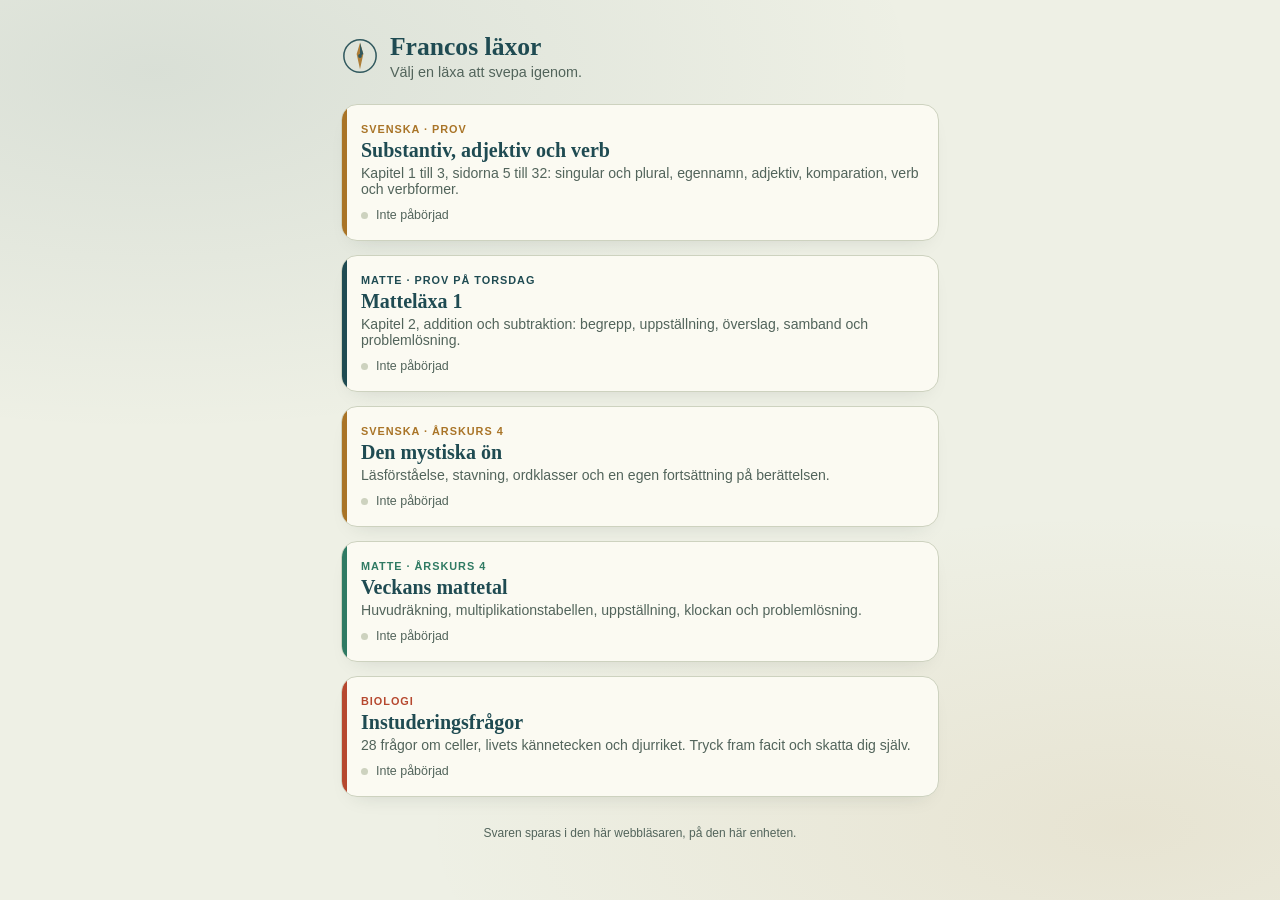
<file: index.html>
<!doctype html>
<html lang="sv">
<head>
<meta charset="utf-8" />
<title>Francos läxor</title>
<meta name="viewport" content="width=device-width, initial-scale=1, viewport-fit=cover" />
<meta name="color-scheme" content="light dark" />
<meta name="theme-color" content="#173a37" />
<meta name="mobile-web-app-capable" content="yes" />
<meta name="apple-mobile-web-app-capable" content="yes" />
<meta name="apple-mobile-web-app-status-bar-style" content="black-translucent" />
<meta name="apple-mobile-web-app-title" content="Läxor" />
<link rel="manifest" href="manifest.json" />
<link rel="icon" href="assets/icons/icon-192.png" />
<link rel="apple-touch-icon" href="assets/icons/apple-touch-icon.png" />
<link rel="stylesheet" href="assets/engine.css" />
</head>
<body>
<div class="landing">
  <div class="landing-header">
    <svg class="compass" viewBox="0 0 40 40" fill="none" xmlns="http://www.w3.org/2000/svg">
      <circle cx="20" cy="20" r="17" stroke="var(--navy)" stroke-width="1.6"/>
      <path d="M20 6 L23.5 18 L20 34 L16.5 18 Z" fill="var(--brass)"/>
      <path d="M20 6 L23.5 18 L20 20 Z" fill="var(--navy)"/>
      <circle cx="20" cy="20" r="2" fill="var(--navy)"/>
    </svg>
    <div>
      <h1 class="landing-title">Francos läxor</h1>
      <p class="landing-sub">Välj en läxa att svepa igenom.</p>
    </div>
  </div>

  <ul class="homework-list" id="homeworkList"></ul>
  <p class="landing-footer">Svaren sparas i den här webbläsaren, på den här enheten.</p>
</div>

<script>
(function () {
  "use strict";

  // Lägg till nya läxor här när de kommer – en rad per läxa.
  var HOMEWORK_LIST = [
    {
      storageKey: "franco-svenska-ordklasser-v1",
      href: "laxor/svenska-ordklasser.html",
      subject: "Svenska · Prov",
      title: "Substantiv, adjektiv och verb",
      desc: "Kapitel 1 till 3, sidorna 5 till 32: singular och plural, egennamn, adjektiv, komparation, verb och verbformer.",
      accent: "var(--brass)"
    },
    {
      storageKey: "franco-matte-laxa-1-v1",
      href: "laxor/matte-laxa-1.html",
      subject: "Matte · Prov på torsdag",
      title: "Matteläxa 1",
      desc: "Kapitel 2, addition och subtraktion: begrepp, uppställning, överslag, samband och problemlösning.",
      accent: "var(--navy)"
    },
    {
      storageKey: "franco-svenska-den-mystiska-on-v1",
      href: "laxor/den-mystiska-on.html",
      subject: "Svenska · Årskurs 4",
      title: "Den mystiska ön",
      desc: "Läsförståelse, stavning, ordklasser och en egen fortsättning på berättelsen.",
      accent: "var(--brass)"
    },
    {
      storageKey: "franco-matte-tal-1-v1",
      href: "laxor/matte-tal-1.html",
      subject: "Matte · Årskurs 4",
      title: "Veckans mattetal",
      desc: "Huvudräkning, multiplikationstabellen, uppställning, klockan och problemlösning.",
      accent: "var(--sea)"
    },
    {
      storageKey: "franco-biologi-instudering-1-v1",
      href: "laxor/biologi-instudering-1.html",
      subject: "Biologi",
      title: "Instuderingsfrågor",
      desc: "28 frågor om celler, livets kännetecken och djurriket. Tryck fram facit och skatta dig själv.",
      accent: "var(--coral)"
    }
  ];

  var REGISTRY_KEY = "francoLaxorRegistry";
  var registry = {};
  try { registry = JSON.parse(localStorage.getItem(REGISTRY_KEY) || "{}"); } catch (e) { /* ignore */ }

  function esc(s) {
    return String(s).replace(/[&<>"']/g, function (c) {
      return { "&": "&amp;", "<": "&lt;", ">": "&gt;", '"': "&quot;", "'": "&#39;" }[c];
    });
  }

  var listEl = document.getElementById("homeworkList");

  if (HOMEWORK_LIST.length === 0) {
    var empty = document.createElement("div");
    empty.className = "landing-empty";
    empty.textContent = "Inga läxor tillagda än.";
    listEl.replaceWith(empty);
    return;
  }

  HOMEWORK_LIST.forEach(function (hw) {
    var entry = registry[hw.storageKey];
    var statusClass = "tile-status";
    var statusText = "Inte påbörjad";
    var barPct = 0;

    if (entry) {
      barPct = Math.round((entry.current / entry.total) * 100);
      if (entry.done) {
        statusClass += " is-done";
        statusText = "Klar ✓";
      } else {
        statusClass += " is-started";
        statusText = "Fortsätt – fråga " + entry.current + " av " + entry.total;
      }
    }

    var li = document.createElement("li");
    li.innerHTML =
      '<a class="homework-tile" style="--tile-accent:' + hw.accent + '" href="' + esc(hw.href) + '">' +
      '<div class="tile-top"><span class="tile-subject">' + esc(hw.subject) + "</span></div>" +
      '<h2 class="tile-title">' + esc(hw.title) + "</h2>" +
      '<p class="tile-desc">' + esc(hw.desc) + "</p>" +
      '<div class="' + statusClass + '"><span class="dot"></span>' + esc(statusText) + "</div>" +
      (entry ? '<div class="tile-bar"><div class="tile-bar-fill" style="width:' + barPct + '%"></div></div>' : "") +
      "</a>";
    listEl.appendChild(li);
  });
})();
</script>
<script src="assets/register-sw.js"></script>
</body>
</html>
</file>
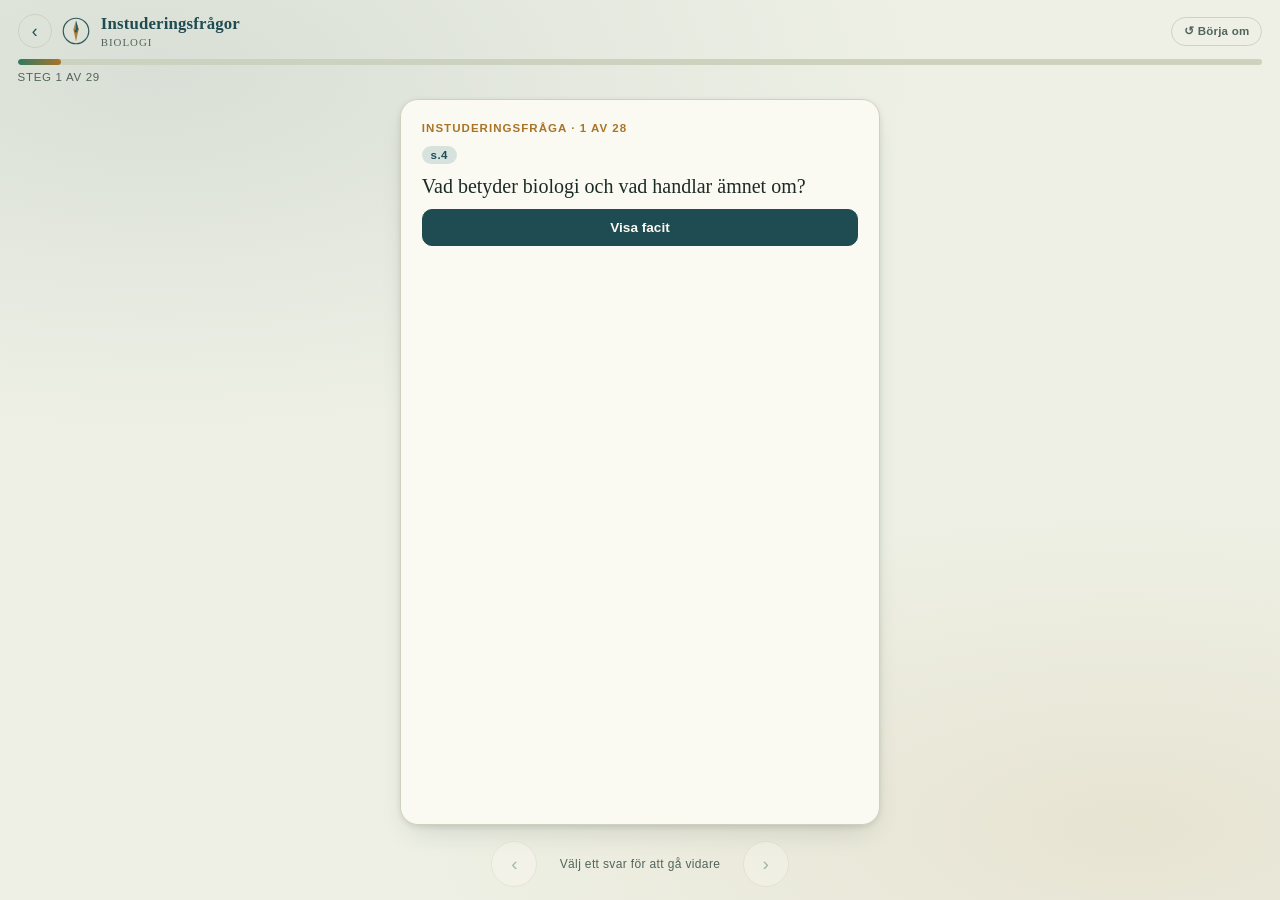
<file: laxor/biologi-instudering-1.html>
<!doctype html>
<html lang="sv">
<head>
<meta charset="utf-8" />
<title>Instuderingsfrågor – Biologi</title>
<meta name="viewport" content="width=device-width, initial-scale=1, viewport-fit=cover" />
<meta name="color-scheme" content="light dark" />
<meta name="theme-color" content="#173a37" />
<meta name="mobile-web-app-capable" content="yes" />
<meta name="apple-mobile-web-app-capable" content="yes" />
<meta name="apple-mobile-web-app-status-bar-style" content="black-translucent" />
<meta name="apple-mobile-web-app-title" content="Läxor" />
<link rel="manifest" href="../manifest.json" />
<link rel="icon" href="../assets/icons/icon-192.png" />
<link rel="apple-touch-icon" href="../assets/icons/apple-touch-icon.png" />
<link rel="stylesheet" href="../assets/engine.css" />
</head>
<body>
<div id="app"></div>
<script src="../assets/engine.js"></script>
<script src="../assets/register-sw.js"></script>
<script>
(function () {
  "use strict";

  // Korta svar skrivna utifrån allmän grundskolebiologi, inte hämtade ur
  // just den här läroboken. Stämmer med bokens sidnummer men kan skilja
  // sig lite i formulering, dubbelkolla gärna mot boken vid behov.
  var QUESTIONS = [
    { q: "Vad betyder biologi och vad handlar ämnet om?", page: "s.4", a: "Biologi kommer från grekiskans “bios” (liv) och “logos” (lära) – läran om livet. Ämnet handlar om levande organismer: hur de fungerar, är uppbyggda, lever tillsammans och utvecklas." },
    { q: "Vad är en organism?", page: "s.4", a: "En organism är en levande varelse, allt från encelliga bakterier till komplexa flercelliga djur och växter." },
    { q: "Vad är ämnesomsättning? Ge exempel.", page: "s.4", a: "Ämnesomsättning (metabolism) är alla kemiska processer som omvandlar näring till energi och byggmaterial i kroppen. Exempel: matsmältning och cellandning." },
    { q: "Vad betyder steril och varför kan något ändå vara levande?", page: "s.4", a: "Steril betyder oförmögen att fortplanta sig. Man räknas ändå som levande om man uppfyller de andra livskraven, t.ex. ämnesomsättning och tillväxt, även om just fortplantningen inte fungerar." },
    { q: "Vilka fyra krav måste uppfyllas för liv?", page: "s.4", a: "Ämnesomsättning, förmåga att växa/utvecklas, förmåga att reagera på omgivningen, och förmåga att fortplanta sig." },
    { q: "Varför är virus svåra att klassificera som levande?", page: "s.4", a: "Virus saknar egen ämnesomsättning och kan inte föröka sig själva – de måste ta sig in i en värdcell och utnyttja dess maskineri för att kunna föröka sig." },
    { q: "Vad är en cell och varför är den viktig?", page: "s.5", a: "En cell är den minsta levande byggstenen som alla organismer är uppbyggda av. Allt liv, från bakterier till människor, bygger på celler och deras funktioner." },
    { q: "Vad är en organell? Ge exempel.", page: "s.5", a: "En organell är en liten struktur inuti cellen med en specifik uppgift, ungefär som cellens “organ”. Exempel: cellkärna, mitokondrier, ribosomer." },
    { q: "Vad är skillnaden mellan cellmembran och cellvägg?", page: "s.5", a: "Cellmembranet omger alla celler och reglerar vad som kommer in och ut. Cellväggen är ett hårdare skal utanför cellmembranet som ger extra stöd, den finns hos växtceller men inte hos djurceller." },
    { q: "Vad gör ribosomer?", page: "s.5", a: "Ribosomer tillverkar proteiner i cellen genom att läsa av instruktioner från DNA." },
    { q: "Vad gör mitokondrier?", page: "s.5", a: "Mitokondrier är cellens “kraftverk”, där cellandningen sker och frigör energi ur näring så cellen kan använda den." },
    { q: "Vad är DNA och vad gör det?", page: "s.5", a: "DNA är cellens arvsmassa, en molekyl med alla instruktioner (gener) för hur organismen ska byggas upp och fungera. Den finns i cellkärnan och förs vidare till nya celler." },
    { q: "Nämn organeller som finns i både djur- och växtceller.", page: "s.5", a: "Till exempel cellkärna, mitokondrier, ribosomer och cellmembran." },
    { q: "Nämn en organell som bara finns i växtceller.", page: "s.5", a: "Kloroplaster (växtceller har ofta även cellvägg och en stor central vakuol, som djurceller saknar)." },
    { q: "Vilka fyra celltyper finns?", page: "s.6", a: "Djurceller, växtceller, svampceller och bakterieceller." },
    { q: "Vad är skillnaden mellan växtcell och djurcell?", page: "s.6", a: "Växtceller har cellvägg, kloroplaster och en stor vakuol, vilket djurceller saknar. Djurceller har bara cellmembran och inget av det andra." },
    { q: "Vad gör kloroplaster och klorofyll?", page: "s.6", a: "Kloroplaster är organeller där fotosyntesen sker. Klorofyll är det gröna färgämnet i kloroplasterna som fångar upp solljusets energi." },
    { q: "Vad är en bakterie och vad skiljer den från andra celler?", page: "s.6", a: "En bakterie är en encellig organism utan cellkärna, DNA:t flyter fritt i cellen. Djur-, växt- och svampceller har istället en cellkärna som omsluter DNA:t." },
    { q: "Skriv formeln för cellandning.", page: "s.12", a: "Druvsocker + syre → koldioxid + vatten + energi (C6H12O6 + 6 O2 → 6 CO2 + 6 H2O + energi)." },
    { q: "Var i cellen sker cellandningen?", page: "s.12", a: "I mitokondrierna." },
    { q: "Rangordna organismer från enklast till mest avancerad i fem steg.", page: "s.12", a: "En vanlig grov indelning: bakterier → encelliga organismer (t.ex. amöbor) → svampar → växter → djur." },
    { q: "Vad är ett svampdjur?", page: "s.13", a: "Ett enkelt, flercelligt djur utan riktiga organ eller nervsystem som lever fastsittande i vatten och filtrerar mat ur vattnet genom porer i kroppen." },
    { q: "Insekter har två olika typer av uppväxt. Skriv vad de heter och hur de går till?", page: "s.14", a: "Fullständig förvandling: ägg → larv → puppa → fullbildad insekt (t.ex. fjärilar). Ofullständig förvandling: ägg → nymf (liknar en mindre vuxen) → fullbildad insekt, utan puppstadium (t.ex. gräshoppor)." },
    { q: "Vad är ett exoskelett och vilka djur har det?", page: "", a: "Ett hårt yttre skal som sitter utanpå kroppen och ger stöd och skydd. Det har leddjur, t.ex. insekter, spindlar och kräftdjur." },
    { q: "Vad är typiskt för leddjur?", page: "s.14", a: "Exoskelett samt en kropp och ben som är indelade i leder/segment." },
    { q: "Vad skiljer spindeldjur från insekter?", page: "s.14", a: "Spindeldjur har 8 ben och kroppen i två delar. Insekter har 6 ben, kroppen i tre delar, och kan ha vingar och antenner, vilket spindeldjur saknar." },
    { q: "Vilka grupper ingår i ryggradsdjuren och vad kännetecknar dem?", page: "s.14", a: "Fiskar, groddjur, kräldjur, fåglar och däggdjur. Gemensamt är att de har en ryggrad, ett inre skelett av ryggkotor." },
    { q: "Vilka djur ingår i stammen blötdjur och vad har de gemensamt?", page: "s.14", a: "Till exempel snäckor, musslor och bläckfiskar. Gemensamt är en mjuk kropp, ofta skyddad av ett skal, och de flesta lever i eller nära vatten." }
  ];

  var cards = [];

  QUESTIONS.forEach(function (item, i) {
    cards.push({
      type: "flip",
      eyebrow: "Instuderingsfråga · " + (i + 1) + " av " + QUESTIONS.length,
      question: item.q,
      page: item.page,
      answer: item.a,
      correct: "kunde",
      key: "q." + i
    });
  });

  cards.push({
    type: "summary",
    eyebrow: "Klart! 🎉",
    title: "Bra jobbat!",
    lead: "Du har gått igenom alla instuderingsfrågor. Visa svaren nedan så en vuxen kan kolla igenom.",
    buildSummary: function (state) {
      var lines = [];
      lines.push("BIOLOGI – INSTUDERINGSFRÅGOR");
      lines.push("Namn: " + (state.name || "–") + "    Datum: " + (state.date || "–"));
      lines.push("");
      QUESTIONS.forEach(function (item, i) {
        var rating = state.q && state.q[i];
        var ratingText = rating === "kunde" ? "Kunde det ✓" : (rating === "ova" ? "Behöver öva mer 🔁" : "(obesvarad)");
        lines.push((i + 1) + ". " + item.q + (item.page ? " (" + item.page + ")" : ""));
        lines.push("   Facit: " + item.a);
        lines.push("   " + ratingText);
        lines.push("");
      });
      return lines.join("\n");
    }
  });

  SwipeHomework.init({
    mount: "#app",
    title: "Instuderingsfrågor",
    subtitle: "Biologi",
    storageKey: "franco-biologi-instudering-1-v1",
    backHref: "../index.html",
    cards: cards
  });
})();
</script>
</body>
</html>
</file>
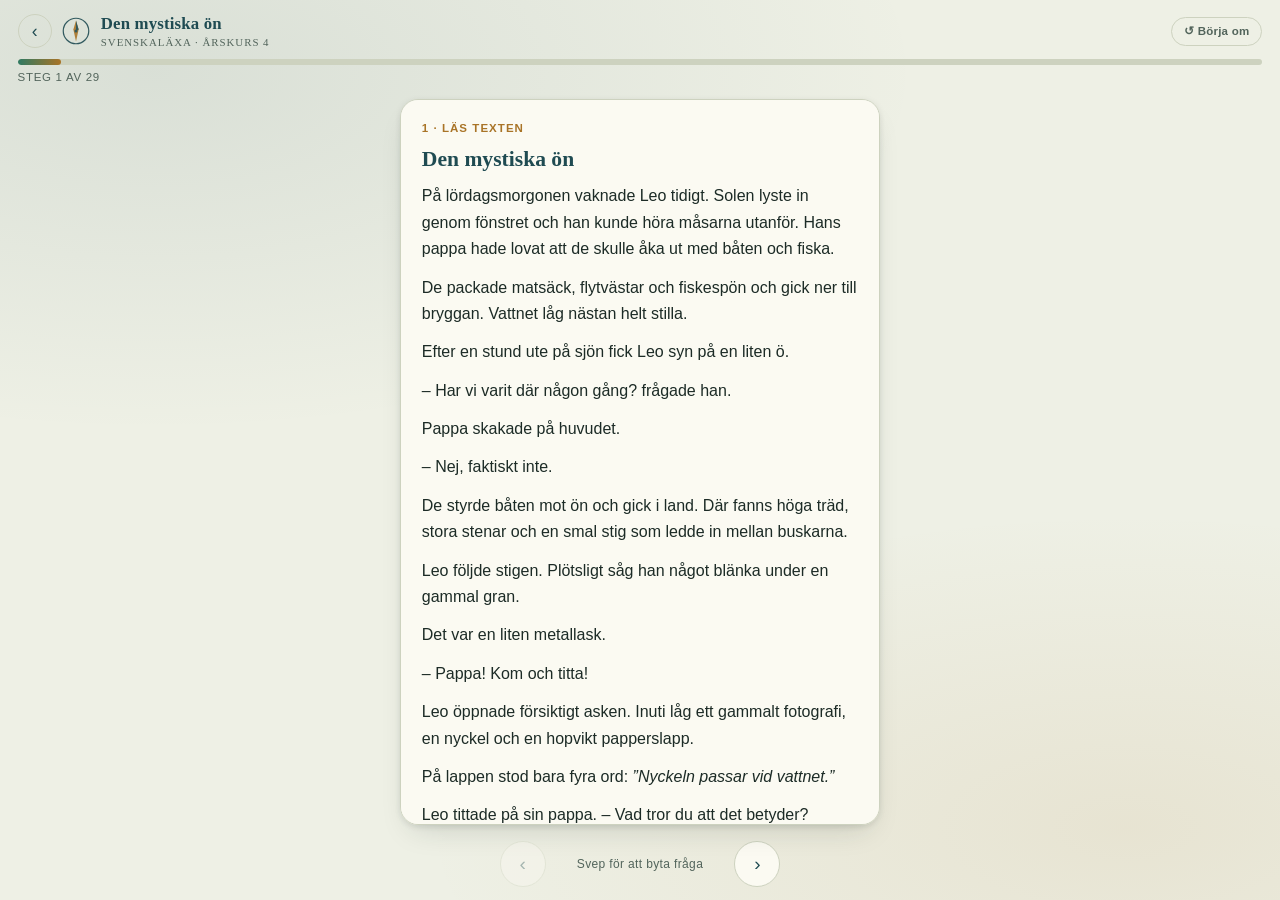
<file: laxor/den-mystiska-on.html>
<!doctype html>
<html lang="sv">
<head>
<meta charset="utf-8" />
<title>Den mystiska ön – Svenskaläxa</title>
<meta name="viewport" content="width=device-width, initial-scale=1, viewport-fit=cover" />
<meta name="color-scheme" content="light dark" />
<meta name="theme-color" content="#173a37" />
<meta name="mobile-web-app-capable" content="yes" />
<meta name="apple-mobile-web-app-capable" content="yes" />
<meta name="apple-mobile-web-app-status-bar-style" content="black-translucent" />
<meta name="apple-mobile-web-app-title" content="Läxor" />
<link rel="manifest" href="../manifest.json" />
<link rel="icon" href="../assets/icons/icon-192.png" />
<link rel="apple-touch-icon" href="../assets/icons/apple-touch-icon.png" />
<link rel="stylesheet" href="../assets/engine.css" />
</head>
<body>
<div id="app"></div>
<script src="../assets/engine.js"></script>
<script src="../assets/register-sw.js"></script>
<script>
(function () {
  "use strict";

  var OPEN_QUESTIONS = [
    "Varför vaknade Leo tidigt?",
    "Vad hade Leo och hans pappa med sig i båten?",
    "Vad hittade Leo under granen?",
    "Vilka tre saker låg i asken?",
    "Vad stod det på papperslappen?",
    "Vad tror DU att nyckeln går till?"
  ];

  var WORDS = ["morgon", "fönster", "fiskespö", "försiktigt", "fotografi", "nyckel"];

  var SPELL_CHOICES = [
    { options: ["nyckel", "nykel"], correct: "nyckel" },
    { options: ["försiktigt", "försicktigt"], correct: "försiktigt" },
    { options: ["fönster", "fönnster"], correct: "fönster" },
    { options: ["gammal", "gamal"], correct: "gammal" },
    { options: ["plötsligt", "plötslit"], correct: "plötsligt" }
  ];

  var CLASSIFY = [
    { word: "båt", correct: "S" },
    { word: "springa", correct: "V" },
    { word: "gammal", correct: "A" },
    { word: "nyckel", correct: "S" },
    { word: "fiska", correct: "V" },
    { word: "mystisk", correct: "A" },
    { word: "ö", correct: "S" },
    { word: "öppna", correct: "V" }
  ];

  var CHECKLIST = [
    "Jag börjar meningarna med stor bokstav.",
    "Jag har punkt, frågetecken eller utropstecken efter meningarna.",
    "Jag har försökt stava orden rätt.",
    "Jag har läst igenom min text en gång."
  ];

  var TAG_NAMES = { S: "substantiv", V: "verb", A: "adjektiv" };

  var STORY_HTML =
    "<p>På lördagsmorgonen vaknade Leo tidigt. Solen lyste in genom fönstret och han kunde höra måsarna utanför. Hans pappa hade lovat att de skulle åka ut med båten och fiska.</p>" +
    "<p>De packade matsäck, flytvästar och fiskespön och gick ner till bryggan. Vattnet låg nästan helt stilla.</p>" +
    "<p>Efter en stund ute på sjön fick Leo syn på en liten ö.</p>" +
    "<p>– Har vi varit där någon gång? frågade han.</p>" +
    "<p>Pappa skakade på huvudet.</p>" +
    "<p>– Nej, faktiskt inte.</p>" +
    "<p>De styrde båten mot ön och gick i land. Där fanns höga träd, stora stenar och en smal stig som ledde in mellan buskarna.</p>" +
    "<p>Leo följde stigen. Plötsligt såg han något blänka under en gammal gran.</p>" +
    "<p>Det var en liten metallask.</p>" +
    "<p>– Pappa! Kom och titta!</p>" +
    "<p>Leo öppnade försiktigt asken. Inuti låg ett gammalt fotografi, en nyckel och en hopvikt papperslapp.</p>" +
    "<p>På lappen stod bara fyra ord: <em>”Nyckeln passar vid vattnet.”</em></p>" +
    "<p>Leo tittade på sin pappa. – Vad tror du att det betyder?</p>";

  var cards = [];

  cards.push({
    type: "read",
    eyebrow: "1 · Läs texten",
    title: "Den mystiska ön",
    html: STORY_HTML,
    hint: "Läst klart? Svep vidare till frågorna."
  });

  OPEN_QUESTIONS.forEach(function (q, i) {
    cards.push({
      type: "open",
      eyebrow: "2 · Läsförståelse · Fråga " + (i + 1) + " av " + OPEN_QUESTIONS.length,
      question: q,
      key: "open." + i
    });
  });

  WORDS.forEach(function (w, i) {
    cards.push({
      type: "word",
      eyebrow: "3 · Ord och stavning · " + (i + 1) + " av " + WORDS.length,
      instruction: "Skriv av ordet en gång:",
      word: w,
      key: "words." + i
    });
  });

  SPELL_CHOICES.forEach(function (c, i) {
    cards.push({
      type: "choice",
      eyebrow: "3 · Ringa in rätt stavning · " + (i + 1) + " av " + SPELL_CHOICES.length,
      prompt: "Vilket ord är rätt stavat?",
      options: c.options,
      correct: c.correct,
      key: "choice." + i,
      correctMsg: "Snyggt! Rätt stavat.",
      wrongMsg: "Nästan – rätt svar är " + c.correct + "."
    });
  });

  CLASSIFY.forEach(function (c, i) {
    cards.push({
      type: "classify",
      eyebrow: "4 · Substantiv, verb eller adjektiv? · " + (i + 1) + " av " + CLASSIFY.length,
      subject: c.word,
      tags: ["S", "V", "A"],
      tagNames: TAG_NAMES,
      correct: c.correct,
      key: "classify." + i
    });
  });

  cards.push({
    type: "long",
    eyebrow: "5 · Skriv själv – vad händer sedan?",
    prompt: "Vad hittar Leo och hans pappa vid vattnet? Vad passar nyckeln till? Skriv minst 6 meningar.",
    key: "long",
    minSentences: 6,
    placeholder: "Fortsätt berättelsen här..."
  });

  cards.push({
    type: "checklist",
    eyebrow: "Kom ihåg!",
    prompt: "Kolla igenom innan du lämnar in:",
    items: CHECKLIST,
    key: "checklist"
  });

  cards.push({
    type: "summary",
    eyebrow: "Klart! 🎉",
    title: "Bra jobbat!",
    lead: "Du har svarat på hela läxan. Visa eller skriv ut svaren nedan så en vuxen kan kolla igenom.",
    buildSummary: function (state) {
      var lines = [];
      lines.push("SVENSKALÄXA – ÅRSKURS 4 – Den mystiska ön");
      lines.push("Namn: " + (state.name || "–") + "    Datum: " + (state.date || "–"));
      lines.push("");
      lines.push("LÄSFÖRSTÅELSE");
      OPEN_QUESTIONS.forEach(function (q, i) {
        lines.push((i + 1) + ". " + q);
        lines.push("   " + ((state.open && state.open[i]) || "(inget svar)"));
      });
      lines.push("");
      lines.push("ORD OCH STAVNING (avskrivna ord)");
      WORDS.forEach(function (w, i) {
        lines.push("- " + w + ": " + ((state.words && state.words[i]) || "(inget svar)"));
      });
      lines.push("");
      lines.push("RÄTT STAVNING");
      SPELL_CHOICES.forEach(function (c, i) {
        var sel = state.choice && state.choice[i];
        lines.push("- " + c.correct + (sel ? (sel === c.correct ? "  ✓ rätt" : "  ✗ svarade " + sel) : "  (obesvarad)"));
      });
      lines.push("");
      lines.push("SUBSTANTIV, VERB, ADJEKTIV");
      CLASSIFY.forEach(function (c, i) {
        var sel = state.classify && state.classify[i];
        lines.push("- " + c.word + ": " + c.correct + (sel ? (sel === c.correct ? "  ✓" : "  ✗ svarade " + sel) : "  (obesvarad)"));
      });
      lines.push("");
      lines.push("SKRIV SJÄLV – FORTSÄTTNINGEN");
      lines.push(state.long || "(inget svar)");
      lines.push("");
      lines.push("CHECKLISTA");
      CHECKLIST.forEach(function (label, i) {
        lines.push(((state.checklist && state.checklist[i]) ? "[x] " : "[ ] ") + label);
      });
      return lines.join("\n");
    }
  });

  SwipeHomework.init({
    mount: "#app",
    title: "Den mystiska ön",
    subtitle: "Svenskaläxa · Årskurs 4",
    storageKey: "franco-svenska-den-mystiska-on-v1",
    backHref: "../index.html",
    cards: cards
  });
})();
</script>
</body>
</html>
</file>
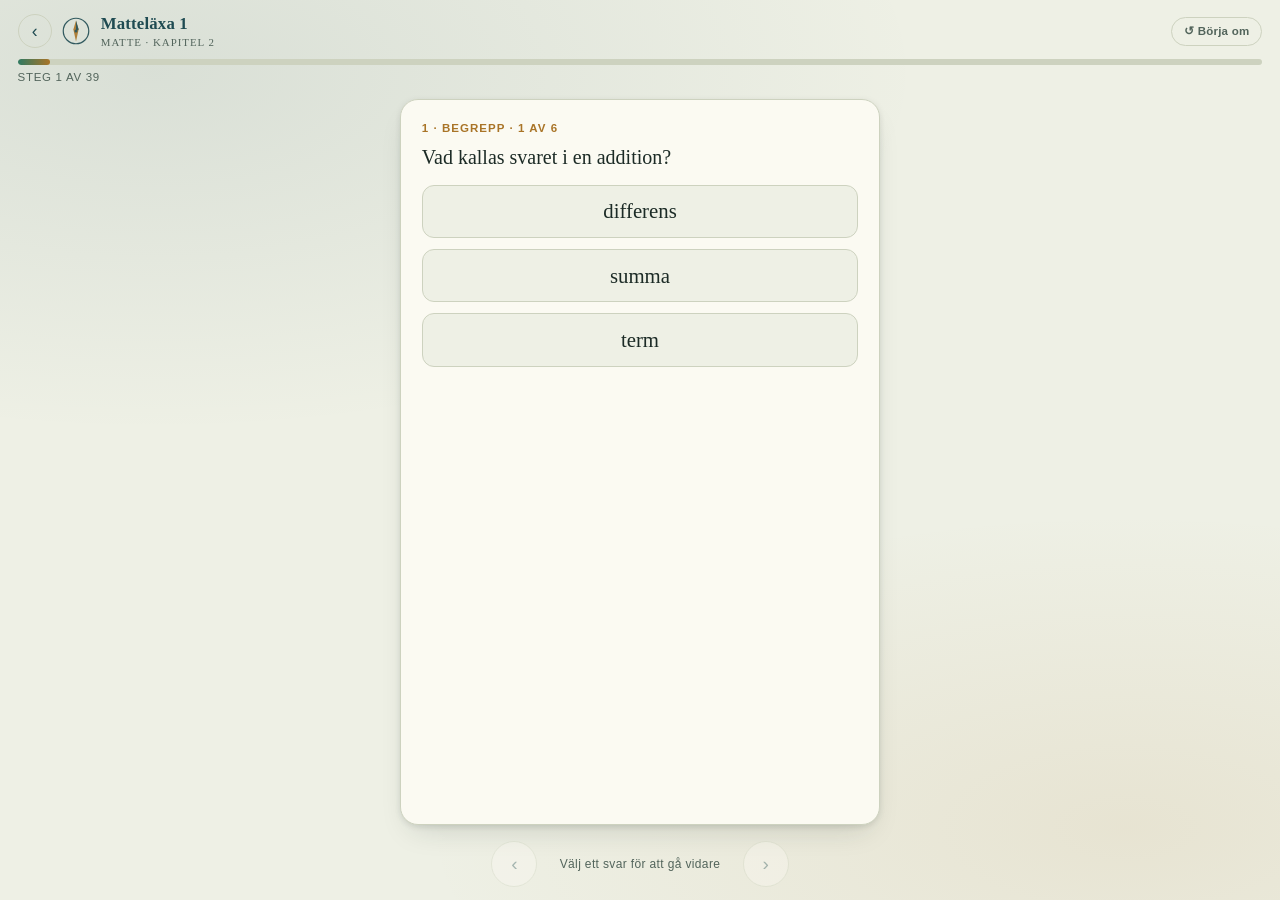
<file: laxor/matte-laxa-1.html>
<!doctype html>
<html lang="sv">
<head>
<meta charset="utf-8" />
<title>Matteläxa 1 – Addition och subtraktion</title>
<meta name="viewport" content="width=device-width, initial-scale=1, viewport-fit=cover" />
<meta name="color-scheme" content="light dark" />
<meta name="theme-color" content="#173a37" />
<meta name="mobile-web-app-capable" content="yes" />
<meta name="apple-mobile-web-app-capable" content="yes" />
<meta name="apple-mobile-web-app-status-bar-style" content="black-translucent" />
<meta name="apple-mobile-web-app-title" content="Läxor" />
<link rel="manifest" href="../manifest.json" />
<link rel="icon" href="../assets/icons/icon-192.png" />
<link rel="apple-touch-icon" href="../assets/icons/apple-touch-icon.png" />
<link rel="stylesheet" href="../assets/engine.css" />
</head>
<body>
<div id="app"></div>
<script src="../assets/engine.js"></script>
<script src="../assets/register-sw.js"></script>
<script>
(function () {
  "use strict";

  // Provlista kapitel 2: addition och subtraktion. Uppgifterna från
  // provlistan är med, resten är egna uppgifter i samma stil.

  // Tusentalsavgränsare med hårt mellanslag så "5 187" aldrig radbryts.
  function nb(s) { return String(s).replace(/(\d) (?=\d{3}(?!\d))/g, "$1 "); }

  // Ordningen på alternativen slumpas av motorn, här räcker det med en lista.
  function mk(correct, wrongs) {
    return [correct].concat(wrongs).map(nb);
  }

  var BEGREPP = [
    { q: "Vad kallas svaret i en addition?", c: "summa", w: ["differens", "term"], hint: "Svaret i en addition heter summa." },
    { q: "I additionen 7 + 3 = 10, vad kallas 7 och 3?", c: "termer", w: ["summor", "differenser"], hint: "Talen man adderar eller subtraherar heter termer." },
    { q: "Vad kallas svaret i en subtraktion?", c: "differens", w: ["summa", "term"], hint: "Svaret i en subtraktion heter differens." },
    { q: "Vad är summan av 150 och 60?", c: "210", w: ["90", "200"], hint: "Summa betyder addition: 150 + 60 = 210." },
    { q: "Termerna i en subtraktion är 150 och 60. Vad är differensen?", c: "90", w: ["210", "80"], hint: "Differens betyder subtraktion: 150 − 60 = 90." },
    { q: "Vilken uträkning ger differensen mellan 90 och 40?", c: "90 − 40", w: ["90 + 40", "40 − 90"], hint: "Differensen räknar du ut med subtraktion: 90 − 40 = 50." }
  ];

  var UPPSTALLNING = [
    { q: "Räkna med uppställning: 4 578 + 609",
      a: "Svar: 5 187\nEntalen: 8 + 9 = 17, skriv 7 och minnessiffra 1.\nTiotalen: 7 + 0 + 1 = 8.\nHundratalen: 5 + 6 = 11, skriv 1 och minnessiffra 1.\nTusentalen: 4 + 1 = 5." },
    { q: "Räkna med uppställning: 805 − 543",
      a: "Svar: 262\nEntalen: 5 − 3 = 2.\nTiotalen: 0 − 4 går inte. Växla ett hundratal mot 10 tiotal, då blir det 10 − 4 = 6 och hundratalen minskar från 8 till 7.\nHundratalen: 7 − 5 = 2." },
    { q: "Räkna med uppställning: 854 − 436",
      a: "Svar: 418\nEntalen: 4 − 6 går inte. Växla ett tiotal mot 10 ental: 14 − 6 = 8, tiotalen minskar från 5 till 4.\nTiotalen: 4 − 3 = 1.\nHundratalen: 8 − 4 = 4." },
    { q: "Räkna med uppställning: 1 245 + 386",
      a: "Svar: 1 631\nEntalen: 5 + 6 = 11, skriv 1 och minnessiffra 1.\nTiotalen: 4 + 8 + 1 = 13, skriv 3 och minnessiffra 1.\nHundratalen: 2 + 3 + 1 = 6.\nTusentalen: 1." },
    { q: "Räkna med uppställning: 674 − 298",
      a: "Svar: 376\nEntalen: 4 − 8 går inte. Växla ett tiotal: 14 − 8 = 6, tiotalen minskar från 7 till 6.\nTiotalen: 6 − 9 går inte. Växla ett hundratal: 16 − 9 = 7, hundratalen minskar från 6 till 5.\nHundratalen: 5 − 2 = 3." },
    { q: "Räkna med uppställning: 3 407 + 2 986",
      a: "Svar: 6 393\nEntalen: 7 + 6 = 13, skriv 3 och minnessiffra 1.\nTiotalen: 0 + 8 + 1 = 9.\nHundratalen: 4 + 9 = 13, skriv 3 och minnessiffra 1.\nTusentalen: 3 + 2 + 1 = 6." },
    { q: "Räkna med uppställning: 5 002 − 1 748",
      a: "Svar: 3 254\nTiotalen och hundratalen är nollor, så du växlar steg för steg: 1 tusental blir 10 hundratal, 1 av dem blir 10 tiotal, 1 av dem blir 10 ental.\nEntalen: 12 − 8 = 4.\nTiotalen: 9 − 4 = 5.\nHundratalen: 9 − 7 = 2.\nTusentalen: 4 − 1 = 3." }
  ];

  // Talen till den animerade uppställningen läses ur frågetexten.
  UPPSTALLNING.forEach(function (it) {
    var m = it.q.match(/: ([\d ]+) ([+−]) ([\d ]+)$/);
    it.col = { a: parseInt(m[1].replace(/ /g, ""), 10), op: m[2], b: parseInt(m[3].replace(/ /g, ""), 10) };
  });

  // Genomgång före uppställningarna: subtraktion med uppställning, en del i taget.
  // Kolumn 0 = ental, 1 = tiotal, 2 = hundratal. Se "lesson" i engine.js.
  var ALL = ["a", "b", "op", "rule"];
  var LEKTIONER = [
    { title: "Skriv talen under varandra", col: { a: 748, b: 325, op: "−" }, stages: [
      { show: ["a"], labels: true, text: "Vi ska räkna 748 − 325. Först skriver vi det största talet, 748, högst upp. Siffrorna får var sin ruta: 7 hundratal (H), 4 tiotal (T) och 8 ental (E)." },
      { show: ["b"], text: "Sedan skriver vi talet vi ska ta bort, 325, under. Viktigt: ental under ental, tiotal under tiotal och hundratal under hundratal. Alla siffror ska stå rakt under varandra." },
      { show: ["op", "rule"], text: "Sist sätter vi ett minustecken framför och drar ett streck under. Nu är uppställningen klar! Kom ihåg: vid minus står alltid det största talet överst." }
    ] },
    { title: "Räkna från höger, en kolumn i taget", col: { a: 748, b: 325, op: "−" }, stages: [
      { show: ALL, labels: true, text: "Nu räknar vi 748 − 325. Regel nummer ett: vi börjar alltid längst till höger, med entalen, och räknar sedan åt vänster." },
      { hl: 0, text: "Entalen: 8 − 5. Tänk så här: du har 8 och tar bort 5. Hur många blir kvar?" },
      { hl: 0, res: [0], text: "8 − 5 = 3. Skriv 3 under strecket, i entalen." },
      { hl: 1, text: "Nu tiotalen: 4 − 2." },
      { hl: 1, res: [1], text: "4 − 2 = 2. Skriv 2 under strecket, i tiotalen." },
      { hl: 2, text: "Sist hundratalen: 7 − 3." },
      { hl: 2, res: [2], text: "7 − 3 = 4. Skriv 4. Svaret är 423! Du räknade från höger till vänster, en kolumn i taget." }
    ] },
    { title: "När det inte går: växla", col: { a: 52, b: 27, op: "−" }, stages: [
      { show: ALL, labels: true, text: "Nu ska vi räkna 52 − 27. Vi börjar med entalen, som alltid: 2 − 7." },
      { hl: 0, text: "Vi har 2 ental och ska ta bort 7. Det går inte! Vi har för få ental." },
      { blocks: { from: "tiotal", to: "ental" }, text: "Lösningen är att växla. Ett tiotal är värt lika mycket som 10 ental. Så vi kan ta ett tiotal från tiotalen och göra om det till 10 ental." },
      { chips: { 1: "4", 0: "12" }, struck: [0, 1], text: "Tiotalen: 5 tiotal blir 4 tiotal, för vi tog ett. Entalen: 2 ental och 10 nya ental blir 12 ental. Vi stryker de gamla siffrorna och skriver de nya ovanför." },
      { hl: 0, text: "Nu går det! Entalen: 12 − 7." },
      { hl: 0, res: [0], text: "12 − 7 = 5. Skriv 5 i entalen." },
      { hl: 1, text: "Tiotalen: nu är det 4 tiotal kvar (inte 5, för vi växlade). 4 − 2." },
      { hl: 1, res: [1], text: "4 − 2 = 2. Skriv 2. Svaret är 25! Kom ihåg: när du växlar blir siffran bredvid ett mindre." }
    ] },
    { title: "Växla flera gånger", col: { a: 674, b: 298, op: "−" }, stages: [
      { show: ALL, labels: true, text: "Nu räknar vi 674 − 298. Här måste vi växla två gånger. Vi tar det en kolumn i taget." },
      { hl: 0, text: "Entalen: 4 − 8 går inte. Vi måste växla från tiotalen." },
      { chips: { 1: "6", 0: "14" }, struck: [0, 1], text: "7 tiotal blir 6 tiotal. 4 ental och 10 nya ental blir 14 ental." },
      { hl: 0, res: [0], text: "14 − 8 = 6. Skriv 6 i entalen." },
      { hl: 1, text: "Tiotalen: nu har vi 6 tiotal. 6 − 9 går inte! Vi måste växla igen, nu från hundratalen." },
      { blocks: { from: "hundratal", to: "tiotal" }, chips: { 2: "5", 1: "16" }, struck: [2], text: "Ett hundratal är värt 10 tiotal. 6 hundratal blir 5 hundratal, och 6 tiotal plus 10 nya tiotal blir 16 tiotal." },
      { hl: 1, res: [1], text: "16 − 9 = 7. Skriv 7 i tiotalen." },
      { hl: 2, text: "Hundratalen: nu har vi 5 hundratal kvar. 5 − 2." },
      { hl: 2, res: [2], text: "5 − 2 = 3. Svaret är 376! Du växlade två gånger, och det är helt okej." }
    ] },
    { title: "Växla när det står en nolla", col: { a: 305, b: 168, op: "−" }, stages: [
      { show: ALL, labels: true, hl: 1, text: "Nu räknar vi 305 − 168. Titta på tiotalen: där står en nolla. Det blir lite klurigt, men vi tar det steg för steg." },
      { hl: 0, text: "Entalen: 5 − 8 går inte. Vi måste växla från tiotalen. Men tiotalen är 0, där finns inget att ta!" },
      { blocks: { from: "hundratal", to: "tiotal" }, chips: { 2: "2", 1: "10" }, struck: [2, 1], text: "Då går vi till hundratalen och växlar där först. 3 hundratal blir 2 hundratal, och tiotalen blir 10 (ett hundratal är 10 tiotal)." },
      { blocks: { from: "tiotal", to: "ental" }, chips: { 1: "9", 0: "15" }, struck: [0], text: "Nu har tiotalen något att ge! Vi tar ett tiotal och gör om det till 10 ental. Då blir det 9 tiotal kvar, och entalen blir 5 + 10 = 15." },
      { hl: 0, res: [0], text: "Nu kan vi räkna entalen: 15 − 8 = 7. Skriv 7." },
      { hl: 1, res: [1], text: "Tiotalen: 9 − 6 = 3. Skriv 3." },
      { hl: 2, res: [2], text: "Hundratalen: 2 − 1 = 1. Svaret är 137! Nollor kan kännas svåra, men tänk på att växla steg för steg." }
    ] },
    { title: "Kolla att svaret blev rätt", col: { a: 376, b: 298, op: "+" }, stages: [
      { show: ALL, labels: true, text: "Så här kollar du om du har räknat rätt. Vi fick 674 − 298 = 376. Gör tvärtom med addition: 376 + 298 ska bli 674, talet vi började med." },
      { hl: 0, res: [0], chips: { 1: "1" }, text: "Entalen: 6 + 8 = 14. Skriv 4 och ta med 1 till tiotalen." },
      { hl: 1, res: [1], chips: { 2: "1" }, text: "Tiotalen: 7 + 9 + 1 = 17. Skriv 7 och ta med 1 till hundratalen." },
      { hl: 2, res: [2], text: "Hundratalen: 3 + 2 + 1 = 6. Svaret är 674, precis talet vi började med! Då vet vi att subtraktionen var rätt." }
    ] }
  ];

  var OVERSLAG = [
    { q: "Ungefär hur mycket är 3 798 + 5 235?", c: "9 000", w: ["8 000", "10 000"], hint: "Runda till tusental: 4 000 + 5 000 = 9 000." },
    { q: "Ett familjepass kostar 2 896 kr och ett hotell 4 139 kr. Ungefär hur mycket kostar de tillsammans?", c: "7 000 kr", w: ["6 000 kr", "8 000 kr"], hint: "Runda till tusental: 3 000 + 4 000 = 7 000 kr." },
    { q: "Ungefär hur mycket är 6 912 − 2 105?", c: "5 000", w: ["4 000", "9 000"], hint: "Runda till tusental: 7 000 − 2 000 = 5 000." },
    { q: "Ungefär hur mycket är 4 089 + 1 876?", c: "6 000", w: ["5 000", "7 000"], hint: "Runda till tusental: 4 000 + 2 000 = 6 000." },
    { q: "Ungefär hur mycket är 9 870 − 3 120?", c: "7 000", w: ["6 000", "13 000"], hint: "Runda till tusental: 10 000 − 3 000 = 7 000." }
  ];

  var SAMBAND = [
    { q: "Vilken räkning hör ihop med 8 + 5 = 13?", c: "13 − 5 = 8", w: ["13 − 8 = 8", "5 − 8 = 13"], hint: "Addition och subtraktion hör ihop: 8 + 5 = 13 ger 13 − 5 = 8." },
    { q: "Vilken räkning hör ihop med 13 − 8 = 5?", c: "5 + 8 = 13", w: ["13 + 8 = 5", "5 + 13 = 8"], hint: "13 − 8 = 5 ger 5 + 8 = 13." },
    { q: "Ser du mönstret? 9 + 9 = 18 och 90 + 90 = 180. Vad är 900 + 900?", c: "1 800", w: ["180", "18 000"], hint: "Blir talen 10 gånger större blir svaret 10 gånger större: 900 + 900 = 1 800." },
    { q: "6 + 6 = 12. Vad är 60 + 60?", c: "120", w: ["1 200", "72"], hint: "6 + 6 = 12, så 60 + 60 = 120." },
    { q: "En cykel kostar 1 400 kr och en annan kostar 800 kr. Hur mycket skiljer det i pris?", c: "600 kr", w: ["2 200 kr", "700 kr"], hint: "Skillnaden räknar du med subtraktion: 1 400 − 800 = 600." },
    { q: "Vilket tal saknas? □ + 45 = 120", c: "75", w: ["165", "85"], hint: "Det som saknas får du med subtraktion: 120 − 45 = 75." }
  ];

  var FLERA = [
    { q: "Elma har 850 kr. Hon köper en tröja för 249 kr och ett par byxor för 380 kr. Hur mycket pengar har hon kvar?",
      a: "Svar: 221 kr\nSteg 1, vad hon betalar: 249 + 380 = 629\nSteg 2, pengar kvar: 850 − 629 = 221\nHon har 221 kr kvar." },
    { q: "Erik har 2 140 kr. Han köper en trumpet för 1 125 kr och en flöjt för 745 kr. Hur mycket pengar har han kvar?",
      a: "Svar: 270 kr\nSteg 1, trumpet och flöjt: 1 125 + 745 = 1 870\nSteg 2, pengar kvar: 2 140 − 1 870 = 270\nHan har 270 kr kvar." },
    { q: "Sara har 500 kr. Hon köper en bok för 135 kr och en tidning för 49 kr. Hur mycket pengar har hon kvar?",
      a: "Svar: 316 kr\nSteg 1, bok och tidning: 135 + 49 = 184\nSteg 2, pengar kvar: 500 − 184 = 316\nHon har 316 kr kvar." },
    { q: "Ali sparar 275 kr i januari och 340 kr i februari. Sedan köper han en hjälm för 450 kr. Hur mycket pengar har han kvar?",
      a: "Svar: 165 kr\nSteg 1, allt han sparat: 275 + 340 = 615\nSteg 2, pengar kvar: 615 − 450 = 165\nHan har 165 kr kvar." }
  ];

  var PROVA = [
    { q: "Ellen är 3 år äldre än Teo. Tillsammans är de 23 år. Hur gamla är Teo och Ellen?",
      a: "Svar: Teo är 10 år och Ellen är 13 år.\nGör en tabell och gissa Teos ålder. Ellen är alltid 3 år äldre.\nTeo 8, Ellen 11: 8 + 11 = 19, för litet.\nTeo 12, Ellen 15: 12 + 15 = 27, för mycket.\nTeo 10, Ellen 13: 10 + 13 = 23, rätt!" },
    { q: "Maja är 4 år äldre än Leo. Tillsammans är de 18 år. Hur gamla är Leo och Maja?",
      a: "Svar: Leo är 7 år och Maja är 11 år.\nGissa Leos ålder, Maja är alltid 4 år äldre.\nLeo 5, Maja 9: 5 + 9 = 14, för litet.\nLeo 8, Maja 12: 8 + 12 = 20, för mycket.\nLeo 7, Maja 11: 7 + 11 = 18, rätt!" },
    { q: "Marcus och Nora har tillsammans 30 kr. Marcus har 6 kr mer än Nora. Hur mycket har var och en?",
      a: "Svar: Nora har 12 kr och Marcus har 18 kr.\nGissa Noras pengar, Marcus har alltid 6 kr mer.\nNora 10, Marcus 16: 10 + 16 = 26, för litet.\nNora 14, Marcus 20: 14 + 20 = 34, för mycket.\nNora 12, Marcus 18: 12 + 18 = 30, rätt!" },
    { q: "En penna kostar 5 kr mer än ett suddgummi. Tillsammans kostar de 25 kr. Vad kostar var och en?",
      a: "Svar: Suddgummit kostar 10 kr och pennan kostar 15 kr.\nGissa suddgummits pris, pennan kostar alltid 5 kr mer.\nSuddgummi 8, penna 13: 8 + 13 = 21, för litet.\nSuddgummi 12, penna 17: 12 + 17 = 29, för mycket.\nSuddgummi 10, penna 15: 10 + 15 = 25, rätt!" }
  ];

  // Ordningen följer provlistan.
  var SECTIONS = [
    { n: 1, title: "Begrepp", kind: "choice", list: BEGREPP, key: "begrepp", summary: "BEGREPP: TERM, SUMMA, DIFFERENS" },
    { n: 2, title: "Uppställning", kind: "flip", list: UPPSTALLNING, key: "stall", page: "ma-boken s.46-49, 64-67", summary: "ADDITION OCH SUBTRAKTION MED UPPSTÄLLNING" },
    { n: 3, title: "Överslagsräkning", kind: "choice", list: OVERSLAG, key: "overslag", summary: "ÖVERSLAGSRÄKNING" },
    { n: 4, title: "Samband", kind: "choice", list: SAMBAND, key: "samband", summary: "SAMBANDET MELLAN ADDITION OCH SUBTRAKTION" },
    { n: 5, title: "Flera beräkningar", kind: "flip", list: FLERA, key: "flera", page: "ma-boken s.54-55, 70-71", summary: "UPPGIFTER MED FLERA BERÄKNINGAR" },
    { n: 6, title: "Pröva dig fram", kind: "flip", list: PROVA, key: "prova", page: "ma-boken s.57", summary: "PRÖVA DIG FRAM" }
  ];

  var cards = [];

  SECTIONS.forEach(function (sec) {
    // Genomgången kommer precis före uppställningarna.
    if (sec.n === 2) {
      LEKTIONER.forEach(function (l, i) {
        cards.push({
          type: "lesson",
          eyebrow: "2 · Genomgång · del " + (i + 1) + " av " + LEKTIONER.length,
          title: l.title,
          col: l.col,
          stages: l.stages,
          key: "lektion." + i
        });
      });
    }
    sec.list.forEach(function (it, i) {
      var eyebrow = sec.n + " · " + sec.title + " · " + (i + 1) + " av " + sec.list.length;
      if (sec.kind === "choice") {
        cards.push({
          type: "choice",
          eyebrow: eyebrow,
          prompt: nb(it.q),
          big: true,
          options: mk(it.c, it.w),
          correct: nb(it.c),
          key: sec.key + "." + i,
          correctMsg: nb("Rätt! " + it.hint),
          wrongMsg: nb("Nästan. " + it.hint)
        });
      } else {
        cards.push({
          type: "flip",
          eyebrow: eyebrow,
          question: nb(it.q),
          page: sec.page,
          answer: nb(it.a),
          column: it.col,
          correct: "kunde",
          key: sec.key + "." + i
        });
      }
    });
  });

  cards.push({
    type: "summary",
    eyebrow: "Klart! 🎉",
    title: "Bra jobbat!",
    lead: "Du har gått igenom hela provlistan för kapitel 2. Här är det du kan öva mer på.",
    buildSummary: function (state) {
      var lines = [];
      lines.push("MATTELÄXA 1 – KAPITEL 2, ADDITION OCH SUBTRAKTION");
      lines.push("Namn: " + (state.name || "–") + "    Datum: " + (state.date || "–"));
      SECTIONS.forEach(function (sec) {
        lines.push("");
        lines.push(sec.summary);
        sec.list.forEach(function (it, i) {
          var sel = state[sec.key] && state[sec.key][i];
          if (sec.kind === "choice") {
            lines.push("- " + it.q + " Rätt svar: " + it.c + (sel ? (sel === nb(it.c) ? "  ✓" : "  ✗ svarade " + sel) : "  (obesvarad)"));
          } else {
            var rating = sel === "kunde" ? "Kunde det ✓" : (sel === "ova" ? "Behöver öva mer" : "(obesvarad)");
            lines.push("- " + it.q + "  " + rating);
          }
        });
      });
      return lines.join("\n");
    }
  });

  SwipeHomework.init({
    mount: "#app",
    title: "Matteläxa 1",
    subtitle: "Matte · Kapitel 2",
    storageKey: "franco-matte-laxa-1-v1",
    backHref: "../index.html",
    cards: cards
  });
})();
</script>
</body>
</html>
</file>
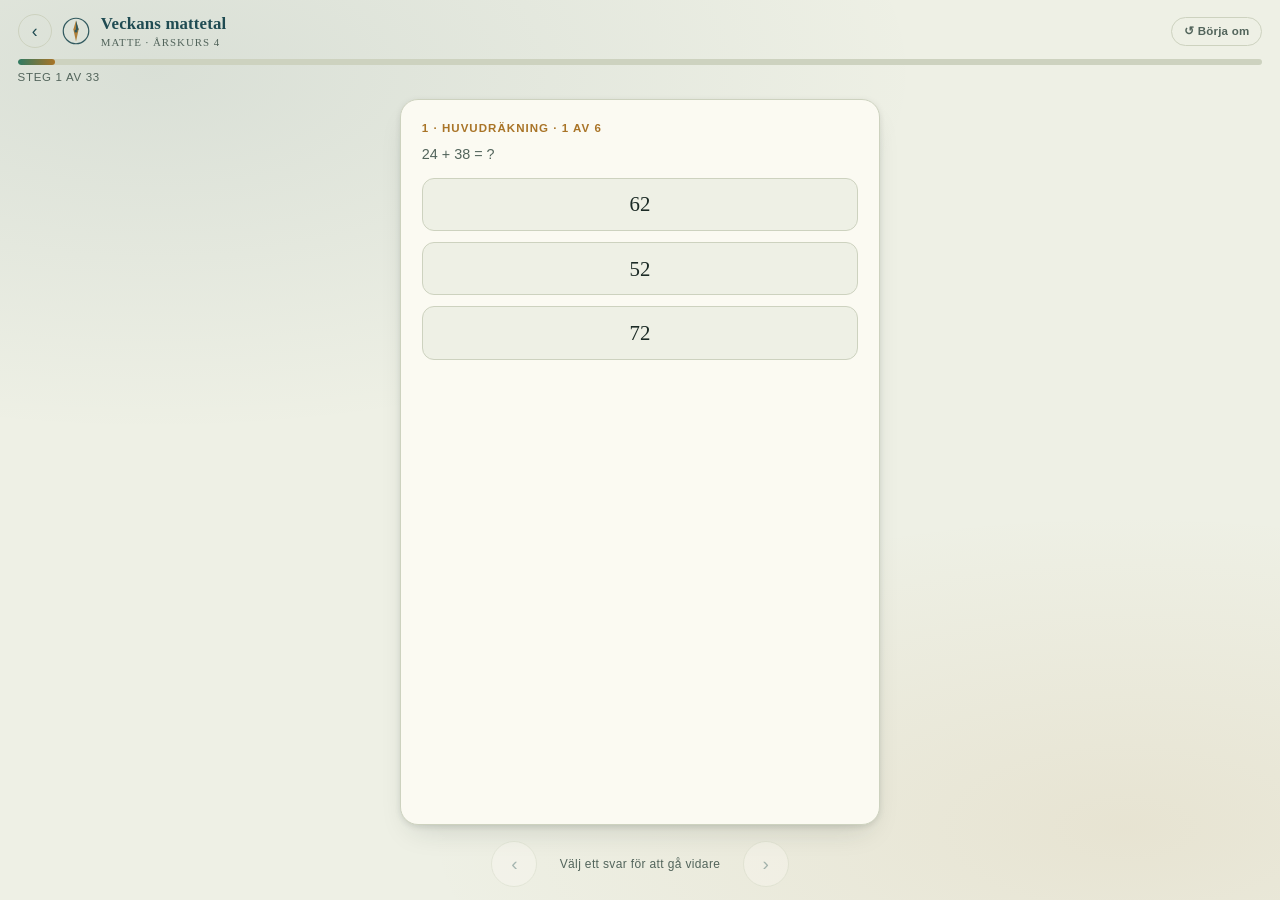
<file: laxor/matte-tal-1.html>
<!doctype html>
<html lang="sv">
<head>
<meta charset="utf-8" />
<title>Veckans mattetal – Matteläxa</title>
<meta name="viewport" content="width=device-width, initial-scale=1, viewport-fit=cover" />
<meta name="color-scheme" content="light dark" />
<meta name="theme-color" content="#173a37" />
<meta name="mobile-web-app-capable" content="yes" />
<meta name="apple-mobile-web-app-capable" content="yes" />
<meta name="apple-mobile-web-app-status-bar-style" content="black-translucent" />
<meta name="apple-mobile-web-app-title" content="Läxor" />
<link rel="manifest" href="../manifest.json" />
<link rel="icon" href="../assets/icons/icon-192.png" />
<link rel="apple-touch-icon" href="../assets/icons/apple-touch-icon.png" />
<link rel="stylesheet" href="../assets/engine.css" />
</head>
<body>
<div id="app"></div>
<script src="../assets/engine.js"></script>
<script src="../assets/register-sw.js"></script>
<script>
(function () {
  "use strict";

  var MENTAL = [
    { q: "24 + 38 = ?", options: ["62", "52", "72"], correct: "62" },
    { q: "56 − 19 = ?", options: ["37", "47", "27"], correct: "37" },
    { q: "145 + 260 = ?", options: ["405", "395", "415"], correct: "405" },
    { q: "500 − 275 = ?", options: ["225", "235", "215"], correct: "225" },
    { q: "68 + 27 = ?", options: ["95", "85", "105"], correct: "95" },
    { q: "900 − 450 = ?", options: ["450", "460", "440"], correct: "450" }
  ];

  var TIMES = [
    { q: "6 × 7 = ?", options: ["42", "48", "36"], correct: "42" },
    { q: "8 × 4 = ?", options: ["32", "28", "36"], correct: "32" },
    { q: "9 × 3 = ?", options: ["27", "30", "24"], correct: "27" },
    { q: "56 ÷ 7 = ?", options: ["8", "9", "7"], correct: "8" },
    { q: "45 ÷ 5 = ?", options: ["9", "8", "10"], correct: "9" },
    { q: "7 × 8 = ?", options: ["56", "54", "64"], correct: "56" }
  ];

  var ODD_EVEN = [
    { n: "47", correct: "U" },
    { n: "82", correct: "J" },
    { n: "156", correct: "J" },
    { n: "233", correct: "U" },
    { n: "91", correct: "U" },
    { n: "400", correct: "J" }
  ];

  var COLUMN = [
    "456 + 278",
    "803 − 456",
    "1245 + 386",
    "674 − 298"
  ];

  var CLOCKS = [
    { q: "Klockan är kvart över två på eftermiddagen. Vilken digital tid visar den?", options: ["14:15", "02:15", "14:45"], correct: "14:15" },
    { q: "Klockan är halv sex på morgonen. Vilken digital tid visar den?", options: ["05:30", "06:30", "05:50"], correct: "05:30" },
    { q: "Klockan är tjugo i tio på kvällen. Vilken digital tid visar den?", options: ["21:40", "22:20", "21:20"], correct: "21:40" },
    { q: "Klockan är fem över elva på förmiddagen. Vilken digital tid visar den?", options: ["11:05", "10:55", "11:55"], correct: "11:05" }
  ];

  var PROBLEMS = [
    "Anna har 24 klistermärken. Hon delar dem lika mellan sig själv och 3 kompisar (4 personer totalt). Hur många klistermärken får var och en?",
    "En biobiljett kostar 85 kr. Familjen Karlsson är 4 personer och ska alla gå på bio. Hur mycket kostar det totalt?",
    "Erik cyklar 15 minuter till skolan varje morgon och 15 minuter hem varje eftermiddag. Hur många minuter cyklar han totalt på en hel skolvecka (5 dagar)?",
    "Ett paket kex innehåller 36 kex. Om 4 kompisar delar lika, hur många kex får varje kompis?"
  ];

  var CHECKLIST = [
    "Jag har räknat i huvudet eller på kladdpapper innan jag svarat.",
    "Jag har kontrollräknat mina uppställningar.",
    "Jag har skrivit svar med rätt enhet (kr, min, kex, personer osv.).",
    "Jag har läst igenom problemlösningarna en gång till."
  ];

  var cards = [];

  MENTAL.forEach(function (c, i) {
    cards.push({
      type: "choice",
      eyebrow: "1 · Huvudräkning · " + (i + 1) + " av " + MENTAL.length,
      prompt: c.q,
      options: c.options,
      correct: c.correct,
      key: "mental." + i,
      correctMsg: "Snyggt! Rätt svar.",
      wrongMsg: "Nästan – rätt svar är " + c.correct + "."
    });
  });

  TIMES.forEach(function (c, i) {
    cards.push({
      type: "choice",
      eyebrow: "2 · Multiplikation och division · " + (i + 1) + " av " + TIMES.length,
      prompt: c.q,
      options: c.options,
      correct: c.correct,
      key: "times." + i,
      correctMsg: "Snyggt! Rätt svar.",
      wrongMsg: "Nästan – rätt svar är " + c.correct + "."
    });
  });

  ODD_EVEN.forEach(function (c, i) {
    cards.push({
      type: "classify",
      eyebrow: "3 · Udda eller jämn? · " + (i + 1) + " av " + ODD_EVEN.length,
      subject: c.n,
      tags: ["U", "J"],
      tagNames: { U: "udda", J: "jämn" },
      correct: c.correct,
      key: "oddeven." + i
    });
  });

  COLUMN.forEach(function (task, i) {
    cards.push({
      type: "open",
      eyebrow: "4 · Uppställning · " + (i + 1) + " av " + COLUMN.length,
      question: "Räkna ut med uppställning: " + task,
      key: "column." + i,
      rows: 5,
      placeholder: "Skriv uträkningen och svaret här"
    });
  });

  CLOCKS.forEach(function (c, i) {
    cards.push({
      type: "choice",
      eyebrow: "5 · Klockan · " + (i + 1) + " av " + CLOCKS.length,
      prompt: c.q,
      options: c.options,
      correct: c.correct,
      key: "clock." + i,
      correctMsg: "Snyggt! Rätt svar.",
      wrongMsg: "Nästan – rätt svar är " + c.correct + "."
    });
  });

  PROBLEMS.forEach(function (q, i) {
    cards.push({
      type: "open",
      eyebrow: "6 · Problemlösning · " + (i + 1) + " av " + PROBLEMS.length,
      question: q,
      key: "problem." + i,
      rows: 4,
      placeholder: "Visa hur du räknar och skriv svaret"
    });
  });

  cards.push({
    type: "long",
    eyebrow: "7 · Skriv själv",
    prompt: "Förklara med egna ord: vad är skillnaden mellan area och omkrets? Ge gärna ett eget exempel, till exempel med ett rum hemma eller ett bord.",
    key: "long",
    minSentences: 3,
    placeholder: "Skriv din förklaring här..."
  });

  cards.push({
    type: "checklist",
    eyebrow: "Kom ihåg!",
    prompt: "Kolla igenom innan du lämnar in:",
    items: CHECKLIST,
    key: "checklist"
  });

  cards.push({
    type: "summary",
    eyebrow: "Klart! 🎉",
    title: "Bra jobbat!",
    lead: "Du har räknat klart alla tal. Visa eller skriv ut svaren nedan så en vuxen kan kolla igenom.",
    buildSummary: function (state) {
      var lines = [];
      lines.push("MATTELÄXA – ÅRSKURS 4 – Veckans mattetal");
      lines.push("Namn: " + (state.name || "–") + "    Datum: " + (state.date || "–"));
      lines.push("");
      lines.push("HUVUDRÄKNING");
      MENTAL.forEach(function (c, i) {
        var sel = state.mental && state.mental[i];
        lines.push("- " + c.q + " Rätt svar: " + c.correct + (sel ? (sel === c.correct ? "  ✓" : "  ✗ svarade " + sel) : "  (obesvarad)"));
      });
      lines.push("");
      lines.push("MULTIPLIKATION OCH DIVISION");
      TIMES.forEach(function (c, i) {
        var sel = state.times && state.times[i];
        lines.push("- " + c.q + " Rätt svar: " + c.correct + (sel ? (sel === c.correct ? "  ✓" : "  ✗ svarade " + sel) : "  (obesvarad)"));
      });
      lines.push("");
      lines.push("UDDA ELLER JÄMN");
      ODD_EVEN.forEach(function (c, i) {
        var sel = state.oddeven && state.oddeven[i];
        var name = c.correct === "U" ? "udda" : "jämn";
        lines.push("- " + c.n + ": " + name + (sel ? (sel === c.correct ? "  ✓" : "  ✗") : "  (obesvarad)"));
      });
      lines.push("");
      lines.push("UPPSTÄLLNING");
      COLUMN.forEach(function (task, i) {
        lines.push("- " + task + " =");
        lines.push("   " + ((state.column && state.column[i]) || "(inget svar)"));
      });
      lines.push("");
      lines.push("KLOCKAN");
      CLOCKS.forEach(function (c, i) {
        var sel = state.clock && state.clock[i];
        lines.push("- " + c.q + " Rätt svar: " + c.correct + (sel ? (sel === c.correct ? "  ✓" : "  ✗ svarade " + sel) : "  (obesvarad)"));
      });
      lines.push("");
      lines.push("PROBLEMLÖSNING");
      PROBLEMS.forEach(function (q, i) {
        lines.push((i + 1) + ". " + q);
        lines.push("   " + ((state.problem && state.problem[i]) || "(inget svar)"));
      });
      lines.push("");
      lines.push("SKRIV SJÄLV – AREA OCH OMKRETS");
      lines.push(state.long || "(inget svar)");
      lines.push("");
      lines.push("CHECKLISTA");
      CHECKLIST.forEach(function (label, i) {
        lines.push(((state.checklist && state.checklist[i]) ? "[x] " : "[ ] ") + label);
      });
      return lines.join("\n");
    }
  });

  SwipeHomework.init({
    mount: "#app",
    title: "Veckans mattetal",
    subtitle: "Matte · Årskurs 4",
    storageKey: "franco-matte-tal-1-v1",
    backHref: "../index.html",
    cards: cards
  });
})();
</script>
</body>
</html>
</file>
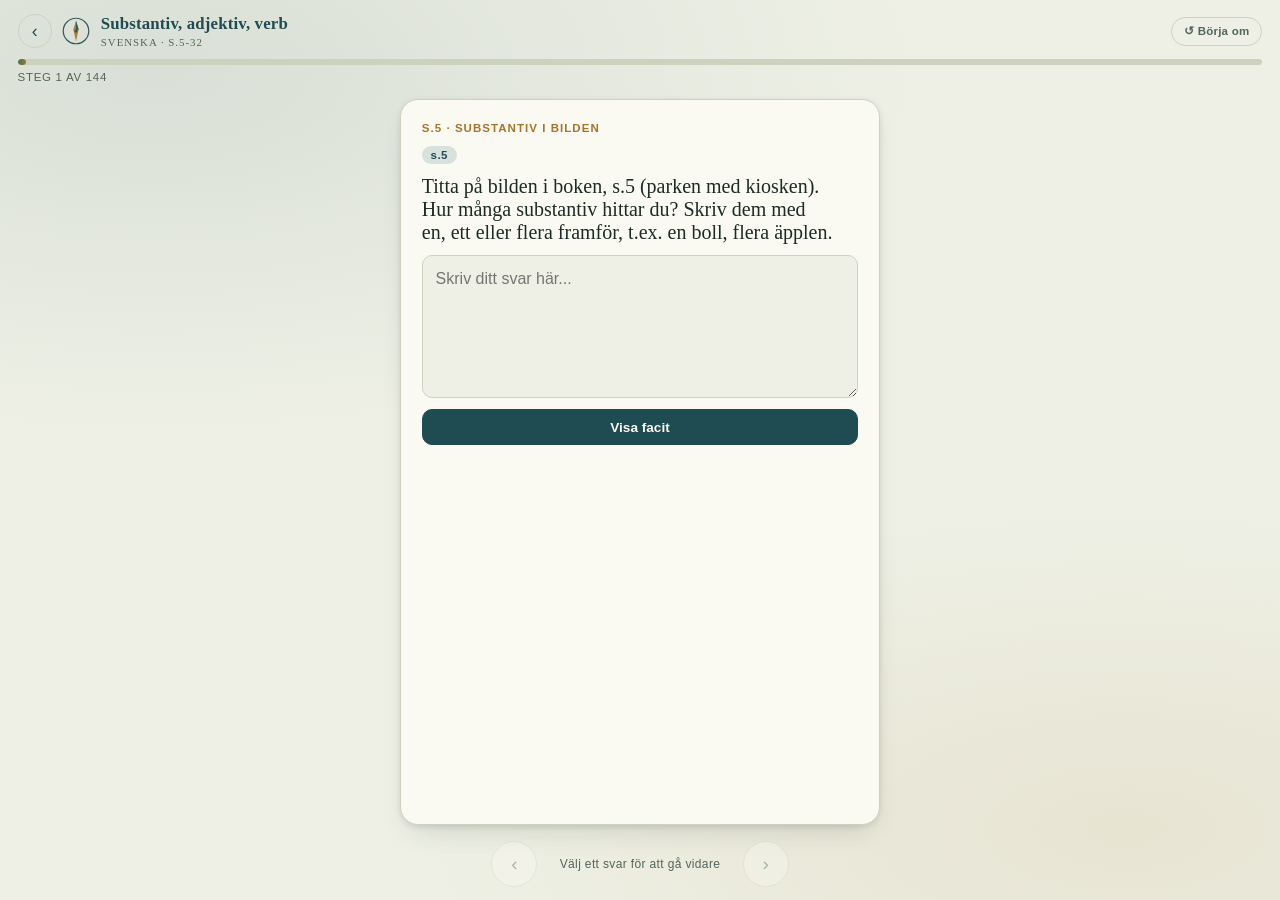
<file: laxor/svenska-ordklasser.html>
<!doctype html>
<html lang="sv">
<head>
<meta charset="utf-8" />
<title>Substantiv, adjektiv och verb – Svenska</title>
<meta name="viewport" content="width=device-width, initial-scale=1, viewport-fit=cover" />
<meta name="color-scheme" content="light dark" />
<meta name="theme-color" content="#173a37" />
<meta name="mobile-web-app-capable" content="yes" />
<meta name="apple-mobile-web-app-capable" content="yes" />
<meta name="apple-mobile-web-app-status-bar-style" content="black-translucent" />
<meta name="apple-mobile-web-app-title" content="Läxor" />
<link rel="manifest" href="../manifest.json" />
<link rel="icon" href="../assets/icons/icon-192.png" />
<link rel="apple-touch-icon" href="../assets/icons/apple-touch-icon.png" />
<link rel="stylesheet" href="../assets/engine.css" />
</head>
<body>
<div id="app"></div>
<script src="../assets/engine.js"></script>
<script src="../assets/register-sw.js"></script>
<script>
(function () {
  "use strict";

  // Svenskaboken, kapitel 1 till 3 (substantiv, adjektiv, verb), sidorna 5 till 32, i
  // sidordning. Teorin är sammanfattad med egna ord och övningstexterna är egna, i samma
  // stil som bokens. Bokens bilduppgifter finns som "titta i boken"-kort.

  function strip(w) { return String(w).replace(/[.,!?:;]/g, "").toLowerCase(); }

  var cards = [];
  var META = []; // till sammanfattningen
  var counter = 0;

  // Varje sida är en lista av "uppgifter". Eyebrow och numrering (1 av N) räknas ut här.
  //   read:     { t: "read", html }
  //   flip:     { t: "flip", q, a, write }
  //   choice:   { t: "choice", q, c, w: [fel...], hint }
  //   classify: { t: "classify", subject, c: "U" | "N" }
  //   pick:     { t: "pick", q, words, ans: [rätta ord], explain }
  function page(pg, title, items) {
    var total = items.filter(function (it) { return it.t !== "read"; }).length;
    var n = 0;
    items.forEach(function (it) {
      if (it.t === "read") {
        cards.push({ type: "read", eyebrow: "s." + pg + " · " + title + " · att komma ihåg", title: it.title || "", html: it.html });
        return;
      }
      n++;
      var key = "k." + (counter++);
      var eyebrow = "s." + pg + " · " + title + (total > 1 ? " · " + n + " av " + total : "");
      var meta = { key: key, t: it.t, pg: pg, title: title };

      if (it.t === "flip") {
        cards.push({ type: "flip", eyebrow: eyebrow, question: it.q, page: "s." + pg, answer: it.a, correct: "kunde", key: key, write: !!it.write, rows: it.rows });
        meta.label = it.q; meta.answer = it.a; meta.write = !!it.write;
      } else if (it.t === "choice") {
        cards.push({
          type: "choice", eyebrow: eyebrow, prompt: it.q, big: true,
          options: [it.c].concat(it.w), correct: it.c, key: key,
          correctMsg: "Rätt! " + it.hint, wrongMsg: "Nästan. " + it.hint
        });
        meta.label = it.q; meta.correct = it.c;
      } else if (it.t === "classify") {
        cards.push({
          type: "classify", eyebrow: eyebrow, subject: it.subject,
          tags: ["U", "N"], tagNames: { U: "utrum (en)", N: "neutrum (ett)" },
          correct: it.c, key: key
        });
        meta.label = "Utrum eller neutrum: " + it.subject; meta.correct = it.c;
      } else if (it.t === "pick") {
        var set = {};
        it.ans.forEach(function (w) { set[strip(w)] = true; });
        var answers = [];
        it.words.forEach(function (w, i) { if (set[strip(w)]) answers.push(i); });
        cards.push({ type: "pick", eyebrow: eyebrow, prompt: it.q, words: it.words, answers: answers, explain: it.explain, correct: "ratt", key: key });
        meta.label = it.q;
      }
      META.push(meta);
    });
  }

  // ---------- kapitel 1: substantiv ----------

  page(5, "Substantiv i bilden", [
    { t: "flip", write: true, rows: 5,
      q: "Titta på bilden i boken, s.5 (parken med kiosken). Hur många substantiv hittar du? Skriv dem med en, ett eller flera framför, t.ex. en boll, flera äpplen.",
      a: "Exempel på substantiv i bilden: en kiosk, en cykel, en soptunna, en katt, en korg, en skål, flera äpplen, en filt, en bänk, en bok, en ryggsäck, en keps, en damm, flera ankor, flera fåglar, en groda, flera fjärilar, ett träd, ett hus, en boll, en flicka, en pojke.\nHittade du fler? Då är det bara bra." }
  ]);

  var R6 = [
    { sing: "pojke", sf: "en pojke", plur: "flera pojkar", g: "U", missing: "plur", w: ["flera pojkor", "flera pojke"] },
    { sing: "öga", sf: "ett öga", plur: "flera ögon", g: "N", missing: "plur", w: ["flera ögar", "flera öga"] },
    { sing: "finger", sf: "ett finger", plur: "flera fingrar", g: "N", missing: "sing", w: ["en finger", "ett fingar"] },
    { sing: "fönster", sf: "ett fönster", plur: "flera fönster", g: "N", missing: "sing", w: ["en fönster", "ett fönstra"] },
    { sing: "bil", sf: "en bil", plur: "flera bilar", g: "U", missing: "plur", w: ["flera bilor", "flera biler"] },
    { sing: "strumpa", sf: "en strumpa", plur: "flera strumpor", g: "U", missing: "sing", w: ["ett strumpa", "en strump"] },
    { sing: "hund", sf: "en hund", plur: "flera hundar", g: "U", missing: "sing", w: ["ett hund", "en hunda"] },
    { sing: "ansikte", sf: "ett ansikte", plur: "flera ansikten", g: "N", missing: "plur", w: ["flera ansikter", "flera ansikta"] }
  ];
  var items6 = [
    { t: "read", html:
      "<p><b>Singular</b> betyder en av något: <i>en kaka, ett ljud</i>.<br><b>Plural</b> betyder flera: <i>flera kakor, flera ljud</i>.</p>" +
      "<p>Substantiv har olika <b>genus</b>. Kan du säga <b>en</b> är ordet <b>utrum</b>: <i>en sko, en bil</i>. Kan du säga <b>ett</b> är ordet <b>neutrum</b>: <i>ett skåp, ett hus</i>.</p>" +
      "<p>Bestämd form: <i>den skon, den bilen, det skåpet, det huset</i>.</p>" }
  ];
  R6.forEach(function (r) {
    items6.push(r.missing === "plur"
      ? { t: "choice", q: "Plural till '" + r.sf + "'?", c: r.plur, w: r.w, hint: r.sf.charAt(0) === "e" && r.sf.indexOf("en ") === 0 ? "En " + r.sing + ", " + r.plur + "." : "Ett " + r.sing + ", " + r.plur + "." }
      : { t: "choice", q: "Singular till '" + r.plur + "'?", c: r.sf, w: r.w, hint: r.sf.charAt(0).toUpperCase() + r.sf.slice(1) + ", " + r.plur + "." });
    items6.push({ t: "classify", subject: r.sing, c: r.g });
  });
  page(6, "Singular, plural och genus", items6);

  page(7, "Hitta substantiven", [
    { t: "pick",
      q: "Tryck på alla substantiv. Testa att säga en, ett eller flera före ordet. Det finns tio.",
      words: ["cykel", "hästar", "jobba", "bulle", "sover", "böcker", "jobb", "lampa", "stark", "läser", "jag", "ledsen", "päron", "orange", "oss", "arg", "gul", "glas", "filmer", "träd"],
      ans: ["cykel", "hästar", "bulle", "böcker", "jobb", "lampa", "päron", "glas", "filmer", "träd"],
      explain: "Substantiven: cykel, hästar, bulle, böcker, jobb, lampa, päron, glas, filmer, träd.\nVerb: jobba, sover, läser. Adjektiv: stark, ledsen, orange, arg, gul. Pronomen: jag, oss." }
  ]);

  function forms(sg, sgBest, plur, plurBest, genus) {
    return "Obestämd singular: " + sg + "\nBestämd singular: " + sgBest + "\nObestämd plural: " + plur + "\nBestämd plural: " + plurBest + (genus ? "\nGenus: " + genus : "");
  }
  page(8, "Bestämd och obestämd form", [
    { t: "read", html:
      "<p>Substantiv kan stå i <b>obestämd</b> eller <b>bestämd</b> form.</p>" +
      "<p><b>Obestämd form:</b> <i>en, ett</i> eller <i>flera</i> framför ordet: <i>en gris, flera grisar</i>.</p>" +
      "<p><b>Bestämd form:</b> ordet får en ändelse, och man kan säga <i>den, det, de</i> framför: <i>grisen, grisarna</i>.</p>" +
      "<p>Varje substantiv har alltså fyra former: obestämd och bestämd, både i singular och plural. Exempel: <i>en gris, grisen, flera grisar, grisarna</i>.</p>" },
    { t: "flip", q: "Skriv alla fyra former av: cykel", a: forms("en cykel", "cykeln", "flera cyklar", "cyklarna") },
    { t: "flip", q: "Skriv alla fyra former av: hästar", a: forms("en häst", "hästen", "flera hästar", "hästarna") },
    { t: "flip", q: "Skriv alla fyra former av: bulle", a: forms("en bulle", "bullen", "flera bullar", "bullarna") },
    { t: "flip", q: "Skriv alla fyra former av: böcker", a: forms("en bok", "boken", "flera böcker", "böckerna") },
    { t: "flip", q: "Skriv alla fyra former av: jobb", a: forms("ett jobb", "jobbet", "flera jobb", "jobben") },
    { t: "flip", q: "Skriv alla fyra former av: lampa", a: forms("en lampa", "lampan", "flera lampor", "lamporna") },
    { t: "flip", q: "Skriv alla fyra former av: päron", a: forms("ett päron", "päronet", "flera päron", "päronen") },
    { t: "flip", q: "Skriv alla fyra former av: glas", a: forms("ett glas", "glaset", "flera glas", "glasen") },
    { t: "flip", q: "Skriv alla fyra former av: filmer", a: forms("en film", "filmen", "flera filmer", "filmerna") },
    { t: "flip", q: "Skriv alla fyra former av: träd", a: forms("ett träd", "trädet", "flera träd", "träden") }
  ]);

  page(9, "Egennamn", [
    { t: "read", html:
      "<p><b>Egennamn</b> räknas också som substantiv. De skrivs alltid med <b>stor bokstav</b>, även mitt i en mening.</p>" +
      "<p>Exempel: <i>Birgitta, Oskar, Frankrike, London, Renault</i>.</p>" +
      "<p>Namn på högtider är <b>inte</b> egennamn och skrivs med liten bokstav: <i>jul, nyår, midsommar</i>.</p>" },
    { t: "flip", write: true, rows: 3, q: "Skriv så många egennamn du kan: personer. Tänk på stor bokstav! (Exempel: Thea)", a: "Exempel: Thea, Oskar, Birgitta, Emma, Liam, Ida.\nAlla börjar med stor bokstav." },
    { t: "flip", write: true, rows: 3, q: "Skriv så många egennamn du kan: geografiska platser. (Exempel: Vänern)", a: "Exempel: Vänern, Sverige, Frankrike, London, Kebnekaise, Stockholm.\nAlla börjar med stor bokstav." },
    { t: "flip", write: true, rows: 3, q: "Skriv så många egennamn du kan: varumärken. (Exempel: Gevalia)", a: "Exempel: Gevalia, Renault, Volvo, Nintendo, Lego, Loka.\nAlla börjar med stor bokstav." },
    { t: "flip", write: true, rows: 3, q: "Skriv så många egennamn du kan: böcker, filmer, spel och appar. (Exempel: Instagram)", a: "Exempel: Instagram, Minecraft, Bamse, Harry Potter, Fortnite.\nAlla börjar med stor bokstav." },
    { t: "choice", q: "Vilket av orden är ett egennamn?", c: "frankrike", w: ["jul", "midsommar"], hint: "Länder är egennamn och skrivs med stor bokstav: Frankrike. Högtider är inte egennamn." },
    { t: "choice", q: "Vilket ord ska skrivas med liten bokstav mitt i en mening?", c: "nyår", w: ["Oskar", "London"], hint: "Högtider som nyår skrivs med liten bokstav. Namn på personer och platser skrivs med stor." }
  ]);

  page(10, "Egennamn i en text", [
    { t: "pick",
      q: "I texten har egennamnen skrivits med liten bokstav. Tryck på alla ord som ska ha stor bokstav för att de är egennamn.",
      words: ("På lördagen åkte emma och hennes familj till göteborg i deras gamla saab. Pappa oskar körde hela vägen. " +
              "De skulle träffa moster lisa som bor nära vänern. På vägen stannade de i lidköping och åt glass. " +
              "Sedan köpte emma tidningen kamratposten.").split(" "),
      ans: ["emma", "göteborg", "saab", "oskar", "lisa", "vänern", "lidköping", "kamratposten"],
      explain: "Egennamnen: Emma (två gånger), Göteborg, Saab, Oskar, Lisa, Vänern, Lidköping och Kamratposten.\nPappa, moster, glass och tidningen är vanliga substantiv och skrivs med liten bokstav (utom första ordet i en mening)." }
  ]);

  page(11, "Repetition: substantiv", [
    { t: "flip", write: true, rows: 3, q: "Skriv tre ord som tillhör ordklassen substantiv.", a: "Exempel: bil, katt, glass, skola, cykel.\nTesta: går det att säga en, ett eller flera före ordet?" },
    { t: "flip", q: "Vad betyder singular?", a: "Singular betyder en av något: en bil, ett hus." },
    { t: "flip", q: "Vad betyder plural?", a: "Plural betyder flera av något: flera bilar, flera hus." },
    { t: "pick",
      q: "Tryck på de ord som är substantiv. Det finns fem.",
      words: ["bil", "svag", "grön", "äta", "vi", "snarkar", "äpple", "ko", "glass", "tak"],
      ans: ["bil", "äpple", "ko", "glass", "tak"],
      explain: "Substantiven: bil, äpple, ko, glass, tak.\nAdjektiv: svag, grön. Verb: äta, snarkar. Pronomen: vi." }
  ]);

  page(12, "Substantiv och egennamn", [
    { t: "flip", q: "Skriv alla fyra former och säg vilket genus: bil", a: forms("en bil", "bilen", "flera bilar", "bilarna", "utrum") },
    { t: "flip", q: "Skriv alla fyra former och säg vilket genus: äpple", a: forms("ett äpple", "äpplet", "flera äpplen", "äpplena", "neutrum") },
    { t: "flip", q: "Skriv alla fyra former och säg vilket genus: ko", a: forms("en ko", "kon", "flera kor", "korna", "utrum") },
    { t: "flip", q: "Skriv alla fyra former och säg vilket genus: glass", a: forms("en glass", "glassen", "flera glassar", "glassarna", "utrum") },
    { t: "flip", q: "Skriv alla fyra former och säg vilket genus: tak", a: forms("ett tak", "taket", "flera tak", "taken", "neutrum") },
    { t: "pick",
      q: "Alla ord är substantiv, och sex av dem är egennamn. Tryck på egennamnen.",
      words: ["stockholm", "varg", "rudolf", "moln", "blomma", "kebnekaise", "aftonbladet", "tidning", "maria", "dator", "gräsklippare", "nintendo"],
      ans: ["stockholm", "rudolf", "kebnekaise", "aftonbladet", "maria", "nintendo"],
      explain: "Egennamnen, rätt skrivna: Stockholm, Rudolf, Kebnekaise, Aftonbladet, Maria, Nintendo.\nDe andra är vanliga substantiv." }
  ]);

  page(13, "Korsord (substantiv)", [
    { t: "flip", q: "Vågrätt 3: Plagg för fötter", a: "strumpor" },
    { t: "flip", q: "Vågrätt 6: Sveriges huvudstad", a: "Stockholm" },
    { t: "flip", q: "Vågrätt 7: Sveriges högsta berg", a: "Kebnekaise" },
    { t: "flip", q: "Vågrätt 10: Frukt med speciell form", a: "päron" },
    { t: "flip", q: "Vågrätt 11: (bilden med hästarna)", a: "hästar" },
    { t: "flip", q: "Vågrätt 12: (bilden med kanelbullen)", a: "bulle" },
    { t: "flip", q: "Lodrätt 1: Svalkar en varm dag", a: "glass" },
    { t: "flip", q: "Lodrätt 2: Trädgårdsredskap", a: "Flera ord kan passa, t.ex. gräsklippare, skottkärra, kratta eller spade.\nRäkna rutorna i korsordet och se vilket som passar med de andra orden." },
    { t: "flip", q: "Lodrätt 4: Sveriges största sjö", a: "Vänern" },
    { t: "flip", q: "Lodrätt 5: Synonym till kille", a: "pojke" },
    { t: "flip", q: "Lodrätt 8: Arbete", a: "jobb" },
    { t: "flip", q: "Lodrätt 9: Växt med stam och krona", a: "träd" }
  ]);

  // ---------- kapitel 2: adjektiv ----------

  page(14, "Adjektiv", [
    { t: "read", html:
      "<p>Ordklassen <b>adjektiv</b> är ord som beskriver hur något eller någon ser ut eller är.</p>" +
      "<p>Exempel: <i>Bilen är röd. Vattnet är varmt. Jag är trött.</i></p>" +
      "<p>Adjektiv beskriver substantiv (<i>bilen, vattnet</i>) och pronomen (<i>jag</i>).</p>" }
  ]);

  page(15, "Adjektiv i bilden", [
    { t: "flip", write: true, rows: 5,
      q: "Titta på vinterbilden i boken, s.15. Leta efter adjektiv och skriv upp dem. (Exempel: grön)",
      a: "Exempel: vit, kall, snöig, grön, gul, lila, svart, orange, liten, stor.\nAdjektiven beskriver hur något ser ut, t.ex. en vit snögubbe, en svart katt." }
  ]);

  page(16, "Bilda meningar", [
    { t: "flip", write: true, rows: 6,
      q: "Välj fem av adjektiven du skrivit och bilda en mening med varje. (Exempel: Gräset är grönt.)",
      a: "Exempel:\nSnön är vit.\nKatten är svart.\nCykeln är lila.\nVattnet är kallt.\nHuset är stort.\nKom ihåg: adjektivet böjs efter substantivet (en katt är svart, ett hus är stort)." }
  ]);

  var items17 = [
    { t: "read", html:
      "<p><b>Kongruensböjning</b> betyder att adjektivet böjs efter det substantiv det beskriver.</p>" +
      "<p>Exempel med <i>röd</i>:<br>" +
      "obestämd singular: <i>en röd boll, ett rött hus</i><br>" +
      "bestämd singular: <i>den röda bollen, det röda huset</i><br>" +
      "obestämd plural: <i>flera röda bollar, flera röda hus</i><br>" +
      "bestämd plural: <i>de röda bollarna, de röda husen</i></p>" },
    { t: "flip", write: true, rows: 3, q: "Hitta på en egen mening med adjektiv i obestämd form singular. Stryk under adjektivet.", a: "Exempel: Jag har en snabb cykel.\n(Adjektivet 'snabb' beskriver 'en cykel'.)" },
    { t: "flip", write: true, rows: 3, q: "Hitta på en egen mening med adjektiv i bestämd form singular.", a: "Exempel: Vi bor i det gula huset.\n(Adjektivet 'gula' beskriver 'det huset'.)" },
    { t: "flip", write: true, rows: 3, q: "Hitta på en egen mening med adjektiv i obestämd form plural.", a: "Exempel: Hon har fem snälla kompisar.\n(Adjektivet 'snälla' beskriver 'kompisar'.)" },
    { t: "flip", write: true, rows: 3, q: "Hitta på en egen mening med adjektiv i bestämd form plural.", a: "Exempel: Jag gillar de stora hundarna.\n(Adjektivet 'stora' beskriver 'de hundarna'.)" },
    { t: "choice", q: "Fyll i rätt form: ett ___ hus (stor)", c: "stort", w: ["stor", "stora"], hint: "Ett-ord i obestämd singular får -t: ett stort hus." },
    { t: "choice", q: "Fyll i rätt form: den ___ bollen (röd)", c: "röda", w: ["röd", "rött"], hint: "I bestämd form slutar adjektivet på -a: den röda bollen." },
    { t: "choice", q: "Fyll i rätt form: flera ___ bilar (snabb)", c: "snabba", w: ["snabb", "snabbt"], hint: "I plural slutar adjektivet på -a: flera snabba bilar." },
    { t: "choice", q: "Fyll i rätt form: en ___ bil (ny)", c: "ny", w: ["nytt", "nya"], hint: "En-ord i obestämd singular: grundformen, en ny bil." },
    { t: "choice", q: "Fyll i rätt form: det ___ huset (grön)", c: "gröna", w: ["grön", "grönt"], hint: "Bestämd form: det gröna huset." },
    { t: "choice", q: "Fyll i rätt form: de ___ husen (gammal)", c: "gamla", w: ["gammal", "gammalt"], hint: "Plural och bestämd form: de gamla husen." }
  ];
  page(17, "Kongruensböjning", items17);

  function trio(p, k, s) { return "Positiv: " + p + "\nKomparativ: " + k + "\nSuperlativ: " + s; }
  page(18, "Komparation", [
    { t: "read", html:
      "<p>Adjektiv kan <b>komparera</b>s, det betyder att man jämför.</p>" +
      "<p>Exempel: <i>Viktor är glad. Petra är gladare. Malin är gladast.</i></p>" +
      "<p>Oftast lägger man till <b>-are/-re</b> och <b>-ast/-st</b>. De tre formerna heter <b>positiv</b> (glad), <b>komparativ</b> (gladare) och <b>superlativ</b> (gladast).</p>" },
    { t: "flip", q: "Positiv: bred. Vad är komparativ och superlativ?", a: trio("bred", "bredare", "bredast") },
    { t: "flip", q: "Komparativ: kallare. Vad är positiv och superlativ?", a: trio("kall", "kallare", "kallast") },
    { t: "flip", q: "Superlativ: starkast. Vad är positiv och komparativ?", a: trio("stark", "starkare", "starkast") },
    { t: "flip", q: "Komparativ: smartare. Vad är positiv och superlativ?", a: trio("smart", "smartare", "smartast") },
    { t: "flip", q: "Positiv: snäll. Vad är komparativ och superlativ?", a: trio("snäll", "snällare", "snällast") },
    { t: "flip", q: "Superlativ: snabbast. Vad är positiv och komparativ?", a: trio("snabb", "snabbare", "snabbast") }
  ]);

  page(19, "Meningar med komparation", [
    { t: "flip", write: true, rows: 6,
      q: "Bilda tre meningar med samma adjektiv: en i positiv, en i komparativ och en i superlativ.",
      a: "Exempel med glad:\nPositiv: Jag är glad.\nKomparativ: Du är gladare än jag.\nSuperlativ: Hon är gladast i klassen." }
  ]);

  page(20, "Repetition: adjektiv", [
    { t: "flip", write: true, rows: 3, q: "Skriv tre ord som tillhör ordklassen adjektiv.", a: "Exempel: röd, snabb, glad, liten, varm.\nTesta: passar ordet i 'Det är ...' eller 'Han är ...'?" },
    { t: "flip", write: true, rows: 3, q: "Skriv en mening med adjektiv som beskriver ett substantiv i obestämd form, singular. Stryk under adjektivet.", a: "Exempel: Jag har en ny cykel." },
    { t: "flip", write: true, rows: 3, q: "Skriv en mening med adjektiv som beskriver ett substantiv i bestämd form, singular.", a: "Exempel: Den gamla cykeln står i garaget." },
    { t: "flip", write: true, rows: 3, q: "Skriv en mening med adjektiv som beskriver ett substantiv i obestämd form, plural.", a: "Exempel: Vi såg flera stora hundar." },
    { t: "flip", write: true, rows: 3, q: "Skriv en mening med adjektiv som beskriver ett substantiv i bestämd form, plural.", a: "Exempel: De små hundarna lekte i parken." }
  ]);

  page(21, "Komparation och meningar", [
    { t: "flip", q: "Skriv komparativ och superlativ av: kall", a: "Komparativ: kallare\nSuperlativ: kallast" },
    { t: "flip", q: "Skriv komparativ och superlativ av: varm", a: "Komparativ: varmare\nSuperlativ: varmast" },
    { t: "flip", q: "Skriv komparativ och superlativ av: stark", a: "Komparativ: starkare\nSuperlativ: starkast" },
    { t: "flip", write: true, rows: 6,
      q: "Bilda en mening till varje komparationsform. Använd ett av adjektiven ur tabellen (kall, varm eller stark).",
      a: "Exempel med varm:\nPositiv: Vattnet är varmt.\nKomparativ: Sommaren är varmare än våren.\nSuperlativ: Solen är varmast av allt." }
  ]);

  page(22, "Korsord (adjektiv)", [
    { t: "flip", q: "Vågrätt 3: Ilsken", a: "arg" },
    { t: "flip", q: "Vågrätt 6: (bilden med färgpenseln och den röda färgen)", a: "röd" },
    { t: "flip", q: "Vågrätt 7: Kall, kallare, ...", a: "kallast" },
    { t: "flip", q: "Vågrätt 10: De här motorcyklarna är mycket ...", a: "snabba (motorcyklarna är flera, så adjektivet står i plural)" },
    { t: "flip", q: "Vågrätt 11: Smart, ..., smartast", a: "smartare" },
    { t: "flip", q: "Vågrätt 12: (bilden med personen som gäspar)", a: "trött" },
    { t: "flip", q: "Lodrätt 1: Tycker du bäst om röda eller ... äpplen?", a: "gröna" },
    { t: "flip", q: "Lodrätt 2: Motsatsen till kallt", a: "varmt" },
    { t: "flip", q: "Lodrätt 4: Synonym till gladare", a: "lyckligare" },
    { t: "flip", q: "Lodrätt 5: Vem är ...? Bamse eller Batman?", a: "starkast" },
    { t: "flip", q: "Lodrätt 8: Tyckte du att frågorna på provet var ...", a: "Det beror på vad du tyckte, t.ex. svåra eller lätta (frågorna är flera, så adjektivet står i plural).\nSe vilket som passar med de andra orden i rutorna." },
    { t: "flip", q: "Lodrätt 9: Brädan är 50 cm lång och 20 cm ...", a: "bred" }
  ]);

  // ---------- kapitel 3: verb ----------

  page(23, "Verb", [
    { t: "read", html:
      "<p>Ordklassen <b>verb</b> är ord som berättar vad någon gör eller om något som händer.</p>" +
      "<p>Exempel: <i>sover, vaknar, skriker, äter</i>.</p>" +
      "<p>Även dessa är verb: <i>är, har, blir, ska, kan</i>.</p>" +
      "<p>Osäker? Testa att sätta <b>att</b> framför ordet (<i>att sova</i>) eller <b>nu</b> (<i>nu sover Ida</i>). Passar det är det ett verb.</p>" },
    { t: "pick",
      q: "Extra övning: tryck på alla verb. Testa med att eller nu framför.",
      words: ["springer", "bord", "sover", "glad", "äter", "är", "stor", "cyklar", "har", "bil", "blir", "kan"],
      ans: ["springer", "sover", "äter", "är", "cyklar", "har", "blir", "kan"],
      explain: "Verben: springer, sover, äter, är, cyklar, har, blir, kan.\nSubstantiv: bord, bil. Adjektiv: glad, stor." }
  ]);

  page(24, "Verb i bilden", [
    { t: "flip", write: true, rows: 5,
      q: "Titta på parkbilden i boken, s.24. Hur många verb kan du hitta? Skriv dem i presens (nutid), som om allt händer just nu. (Exempel: springer)",
      a: "Exempel: springer, klipper, läser, sitter, vinkar, cyklar, simmar, flyger, leker.\nPresens (nutid) slutar oftast på -r: springer, läser, cyklar." }
  ]);

  page(25, "Meningar med verb", [
    { t: "flip", write: true, rows: 6,
      q: "Välj fem av verben du har skrivit och bilda en mening med varje. Stryk under verben. (Exempel: Hanna springer snabbt.)",
      a: "Exempel:\nMin kompis cyklar till skolan.\nVi spelar fotboll på rasten.\nHunden hoppar över staketet.\nPappa läser tidningen.\nJag tittar på film.\nVerben säger vad någon gör." }
  ]);

  page(26, "Hitta verben", [
    { t: "pick",
      q: "Tryck på alla verb. Det finns tio. (I boken är läser redan inringat, tryck på det också.)",
      words: ["läser", "cyklade", "hoppat", "spela", "böcker", "buss", "skratta", "halkat", "gröna", "titta", "pratade", "stark", "åka", "ilsken", "lila", "blundar"],
      ans: ["läser", "cyklade", "hoppat", "spela", "skratta", "halkat", "titta", "pratade", "åka", "blundar"],
      explain: "Verben: läser, cyklade, hoppat, spela, skratta, halkat, titta, pratade, åka, blundar.\nSubstantiv: böcker, buss. Adjektiv: gröna, stark, ilsken, lila." }
  ]);

  function vf(inf, pres, pret, sup) {
    return "Infinitiv (att ...): " + inf + "\nPresens (nu ...): " + pres + "\nPreteritum (igår ...): " + pret + "\nSupinum (har/hade ...): " + sup;
  }
  page(27, "Verbformer", [
    { t: "read", html:
      "<p>Ett verb finns i fyra former:</p>" +
      "<p><b>Infinitiv</b> (att ...): <i>att läsa</i><br>" +
      "<b>Presens</b> (nu ...): <i>nu läser</i><br>" +
      "<b>Preteritum</b> (igår ...): <i>igår läste</i><br>" +
      "<b>Supinum</b> (har/hade ...): <i>har läst</i></p>" +
      "<p>Infinitiv kallas <b>uppslagsform</b>, för det är den formen man letar efter i en ordlista.</p>" },
    { t: "flip", q: "Skriv verbet i alla fyra former: läsa", a: vf("läsa", "läser", "läste", "läst") },
    { t: "flip", q: "Skriv verbet i alla fyra former: cyklade", a: vf("cykla", "cyklar", "cyklade", "cyklat") },
    { t: "flip", q: "Skriv verbet i alla fyra former: hoppat", a: vf("hoppa", "hoppar", "hoppade", "hoppat") },
    { t: "flip", q: "Skriv verbet i alla fyra former: spela", a: vf("spela", "spelar", "spelade", "spelat") },
    { t: "flip", q: "Skriv verbet i alla fyra former: skratta", a: vf("skratta", "skrattar", "skrattade", "skrattat") },
    { t: "flip", q: "Skriv verbet i alla fyra former: halkat", a: vf("halka", "halkar", "halkade", "halkat") },
    { t: "flip", q: "Skriv verbet i alla fyra former: titta", a: vf("titta", "tittar", "tittade", "tittat") },
    { t: "flip", q: "Skriv verbet i alla fyra former: pratade", a: vf("prata", "pratar", "pratade", "pratat") },
    { t: "flip", q: "Skriv verbet i alla fyra former: åka", a: vf("åka", "åker", "åkte", "åkt") },
    { t: "flip", q: "Skriv verbet i alla fyra former: blundar", a: vf("blunda", "blundar", "blundade", "blundat") }
  ]);

  page(28, "Meningar i olika verbformer", [
    { t: "flip", write: true, rows: 3, q: "Välj ett verb ur tabellen och skriv en mening med verbet i infinitiv. Stryk under verbet.", a: "Exempel med spela: Jag gillar att spela fotboll." },
    { t: "flip", write: true, rows: 3, q: "Skriv en mening med verbet i presens (nu ...).", a: "Exempel med spela: Nu spelar vi fotboll." },
    { t: "flip", write: true, rows: 3, q: "Skriv en mening med verbet i preteritum (igår ...).", a: "Exempel med spela: Igår spelade vi fotboll." },
    { t: "flip", write: true, rows: 3, q: "Skriv en mening med verbet i supinum (har/hade ...).", a: "Exempel med spela: Vi har spelat fotboll hela dagen." }
  ]);

  page(29, "Uppslagsform", [
    { t: "read", html:
      "<p>Vill du veta vad ett verb betyder slår du upp det i en ordlista, i en bok eller på nätet. Letar du efter ordets betydelse på ett annat språk använder man ett <b>lexikon</b>.</p>" +
      "<p>Du måste leta efter ordets <b>uppslagsform</b>, alltså grundformen. För verb är uppslagsformen <b>infinitiv</b>.</p>" +
      "<p>Exempel: <i>skriva, skriver, skrev, skrivit</i>. Vill du veta vad <i>profiterar</i> betyder letar du efter <i>profitera</i>.</p>" +
      "<p>I ordlistan står oftast uppslagsformen, hur preteritum bildas (<i>profitera -de</i> betyder <i>profiterade</i>) och en förklaring.</p>" }
  ]);

  page(30, "Förklara orden", [
    { t: "flip", q: "Förklara verbet 'gestaltar'. Leta först fram uppslagsformen.", a: "Uppslagsform: gestalta\nBetyder: ge form åt något, framställa, t.ex. när en skådespelare gestaltar en roll." },
    { t: "flip", q: "Förklara verbet 'kungjorde'. Leta först fram uppslagsformen.", a: "Uppslagsform: kungöra\nBetyder: göra något känt offentligt, tillkännage." },
    { t: "flip", q: "Förklara verbet 'abonnerat'. Leta först fram uppslagsformen.", a: "Uppslagsform: abonnera\nBetyder: få en tidning eller tjänst regelbundet mot betalning, prenumerera." },
    { t: "flip", q: "Förklara verbet 'mockade'. Leta först fram uppslagsformen.", a: "Uppslagsform: mocka\nBetyder: rensa bort gödsel ur ett stall eller en hästbox.\n(Kolla ordlistan, ordet kan ha fler betydelser.)" },
    { t: "flip", q: "Förklara verbet 'svepte'. Leta först fram uppslagsformen.", a: "Uppslagsform: svepa\nBetyder: röra sig snabbt och mjukt (svepa fram), eller linda in något i tyg." },
    { t: "flip", q: "Förklara verbet 'importerar'. Leta först fram uppslagsformen.", a: "Uppslagsform: importera\nBetyder: föra in varor från ett annat land. (Motsatsen är exportera.)" },
    { t: "flip", q: "Förklara verbet 'öste'. Leta först fram uppslagsformen.", a: "Uppslagsform: ösa\nBetyder: ta upp en vätska med en skopa eller slev. 'Det öser ner' betyder att det regnar mycket." }
  ]);

  page(31, "Repetition: verb", [
    { t: "flip", write: true, rows: 3, q: "Skriv tre ord som tillhör ordklassen verb.", a: "Exempel: springa, sova, äta, rita, tänka.\nTesta: går det att säga 'att' framför ordet, eller 'nu'?" },
    { t: "flip", q: "Skriv verbet i alla fyra former: prata", a: vf("prata", "pratar", "pratade", "pratat") },
    { t: "flip", q: "Skriv verbet i alla fyra former: körde", a: vf("köra", "kör", "körde", "kört") },
    { t: "flip", q: "Skriv verbet i alla fyra former: ritat", a: vf("rita", "ritar", "ritade", "ritat") },
    { t: "flip", q: "Skriv verbet i alla fyra former: hittar", a: vf("hitta", "hittar", "hittade", "hittat") }
  ]);

  page(32, "Verbformer och ordlista", [
    { t: "flip", write: true, rows: 3, q: "Välj ett verb och skriv en mening i infinitiv. Stryk under verbet.", a: "Exempel med titta: Jag vill titta på film." },
    { t: "flip", write: true, rows: 3, q: "Skriv en mening med samma verb i presens.", a: "Exempel med titta: Nu tittar jag på film." },
    { t: "flip", write: true, rows: 3, q: "Skriv en mening med samma verb i preteritum.", a: "Exempel med titta: Igår tittade jag på film." },
    { t: "flip", write: true, rows: 3, q: "Skriv en mening med samma verb i supinum.", a: "Exempel med titta: Jag har tittat på film hela kvällen." },
    { t: "flip", q: "Vad betyder 'konkurrerade'? Använd en ordlista.", a: "Uppslagsform: konkurrera\nBetyder: tävla mot andra och försöka bli bäst." },
    { t: "flip", q: "Vad betyder 'svabbat'? Använd en ordlista.", a: "Uppslagsform: svabba\nBetyder: skura eller torka golv, ursprungligen däcket på ett fartyg, med en svabb." },
    { t: "flip", q: "Vad betyder 'centrerar'? Använd en ordlista.", a: "Uppslagsform: centrera\nBetyder: placera i mitten (centrum), t.ex. en text mitt på sidan." }
  ]);

  // ---------- sammanfattning ----------

  cards.push({
    type: "summary",
    eyebrow: "Klart! 🎉",
    title: "Bra jobbat!",
    lead: "Du har gått igenom kapitel 1 till 3 (s.5-32). Här är det du kan öva mer på.",
    buildSummary: function (state) {
      var lines = [];
      lines.push("SVENSKA: SUBSTANTIV, ADJEKTIV OCH VERB (s.5-32)");
      lines.push("Namn: " + (state.name || "–") + "    Datum: " + (state.date || "–"));
      var lastPg = null;
      META.forEach(function (m) {
        if (m.pg !== lastPg) { lines.push(""); lines.push("s." + m.pg + " " + m.title.toUpperCase()); lastPg = m.pg; }
        var val = state.k && state.k[m.key.split(".")[1]];
        var text = state.texts && state.texts[m.key.replace(/\./g, "_")];
        if (m.t === "flip") {
          var rating = val === "kunde" ? "Kunde det" : (val === "ova" ? "Behöver öva mer" : "(obesvarad)");
          lines.push("- " + m.label + "  [" + rating + "]");
          if (text) lines.push("    Hans svar: " + text.replace(/\n/g, " / "));
        } else if (m.t === "pick") {
          lines.push("- " + m.label + "  [" + (val === "ratt" ? "alla rätt" : (val === "fel" ? "något fel" : "(obesvarad)")) + "]");
        } else {
          lines.push("- " + m.label + "  Rätt svar: " + m.correct + (val ? (val === m.correct ? "  ✓" : "  ✗ svarade " + val) : "  (obesvarad)"));
        }
      });
      return lines.join("\n");
    }
  });

  SwipeHomework.init({
    mount: "#app",
    title: "Substantiv, adjektiv, verb",
    subtitle: "Svenska · s.5-32",
    storageKey: "franco-svenska-ordklasser-v1",
    backHref: "../index.html",
    cards: cards
  });
})();
</script>
</body>
</html>
</file>
<file: assets/engine.css>
/* ============================================================
   Franco läxor – delad design & app-motor
   Samma tokens och kortsystem används av startsidan och varje läxa.
   ============================================================ */

:root {
  --paper: #eef0e5;
  --paper-card: #fbfaf2;
  --ink: #1c2b26;
  --ink-soft: #52645b;
  --navy: #1f4b52;
  --navy-soft: #d7e2df;
  --brass: #a97427;
  --brass-soft: #efe1c4;
  --coral: #b6482f;
  --coral-soft: #f3ded7;
  --sea: #2f7a63;
  --sea-soft: #dcece3;
  --line: #cdd2bf;
  --shadow: rgba(28, 43, 38, 0.18);
}
@media (prefers-color-scheme: dark) {
  :root:not([data-theme="light"]) {
    --paper: #0f1e1c;
    --paper-card: #16302a;
    --ink: #edf1e8;
    --ink-soft: #a6b7ac;
    --navy: #8fd1d3;
    --navy-soft: #1e3c3c;
    --brass: #e7b565;
    --brass-soft: #3a3221;
    --coral: #e58b71;
    --coral-soft: #3d2420;
    --sea: #74cba8;
    --sea-soft: #17352a;
    --line: #2d443c;
    --shadow: rgba(0, 0, 0, 0.45);
  }
}
:root[data-theme="dark"] {
  --paper: #0f1e1c;
  --paper-card: #16302a;
  --ink: #edf1e8;
  --ink-soft: #a6b7ac;
  --navy: #8fd1d3;
  --navy-soft: #1e3c3c;
  --brass: #e7b565;
  --brass-soft: #3a3221;
  --coral: #e58b71;
  --coral-soft: #3d2420;
  --sea: #74cba8;
  --sea-soft: #17352a;
  --line: #2d443c;
  --shadow: rgba(0, 0, 0, 0.45);
}

* { box-sizing: border-box; }
html, body { height: 100%; }
body {
  margin: 0;
  background: var(--paper);
  background-image:
    radial-gradient(ellipse 60% 40% at 12% 8%, color-mix(in srgb, var(--navy) 10%, transparent), transparent),
    radial-gradient(ellipse 55% 35% at 88% 92%, color-mix(in srgb, var(--brass) 10%, transparent), transparent);
  color: var(--ink);
  font-family: -apple-system, BlinkMacSystemFont, "Segoe UI", Roboto, "Helvetica Neue", Arial, sans-serif;
  -webkit-font-smoothing: antialiased;
}
.serif { font-family: Georgia, "Iowan Old Style", "Palatino Linotype", serif; }

/* ---------- app shell (per-läxa) ---------- */
/* Sätts på den faktiska mount-elementet (body direkt, eller t.ex. #app om
   läxsidan monterar in appen i en div) – inte hårdkodat mot body, annars
   blir card-stage aldrig ett riktigt flex-item och kortet slutar scrolla. */
.app-shell { overflow: hidden; height: 100dvh; display: flex; flex-direction: column; }

.app-header {
  display: flex;
  align-items: center;
  gap: 0.6rem;
  padding: max(0.9rem, env(safe-area-inset-top)) 1.1rem 0.5rem;
  flex: 0 0 auto;
}
.back-link {
  flex: 0 0 auto;
  width: 34px; height: 34px;
  border-radius: 50%;
  display: flex; align-items: center; justify-content: center;
  color: var(--navy);
  text-decoration: none;
  border: 1.5px solid var(--line);
  font-size: 1.1rem;
}
.compass { width: 30px; height: 30px; flex: 0 0 auto; opacity: 0.9; }
.reset-btn {
  margin-left: auto; flex: 0 0 auto; white-space: nowrap;
  font-family: inherit; font-size: 0.72rem; font-weight: 600; letter-spacing: 0.02em;
  color: var(--ink-soft); background: transparent;
  border: 1.5px solid var(--line); border-radius: 999px;
  padding: 0.4rem 0.75rem; cursor: pointer;
}
.reset-btn:focus-visible { outline: 2px solid var(--navy); outline-offset: 2px; }
/* På smala skärmar bara ikonen, annars trängs långa titlar mot knappen. */
@media (max-width: 440px) {
  .reset-label { display: none; }
  .reset-btn { width: 34px; height: 34px; padding: 0; font-size: 1.05rem; display: flex; align-items: center; justify-content: center; }
}
.app-title {
  font-family: Georgia, "Iowan Old Style", "Palatino Linotype", serif;
  font-size: 1.05rem;
  font-weight: 700;
  letter-spacing: 0.01em;
  color: var(--navy);
  line-height: 1.15;
  min-width: 0;
}
.app-title small {
  display: block;
  font-family: inherit;
  font-size: 0.68rem;
  font-weight: 400;
  letter-spacing: 0.09em;
  text-transform: uppercase;
  color: var(--ink-soft);
  margin-top: 0.15rem;
}

.progress-wrap { padding: 0.15rem 1.1rem 0.6rem; flex: 0 0 auto; }
.progress-track { height: 6px; border-radius: 4px; background: var(--line); overflow: hidden; }
.progress-fill {
  height: 100%;
  background: linear-gradient(90deg, var(--sea), var(--brass));
  border-radius: 4px;
  transition: width 0.35s ease;
}
.progress-label { margin-top: 0.4rem; font-size: 0.72rem; letter-spacing: 0.06em; text-transform: uppercase; color: var(--ink-soft); }

.card-stage {
  flex: 1 1 auto;
  position: relative;
  display: flex; align-items: center; justify-content: center;
  padding: 0.4rem 1.1rem;
  touch-action: pan-y;
  min-height: 0;
}
.card {
  width: 100%;
  max-width: 480px;
  height: 100%;
  max-height: 100%;
  min-height: 0;
  background: var(--paper-card);
  border: 1px solid var(--line);
  border-radius: 18px;
  box-shadow: 0 14px 30px -12px var(--shadow), 0 2px 8px -2px var(--shadow);
  padding: 1.4rem 1.3rem 1.2rem;
  overflow-y: auto;
  display: flex; flex-direction: column; gap: 0.7rem;
  cursor: grab;
  will-change: transform, opacity;
  -webkit-user-select: none; user-select: none;
}
.card.dragging { cursor: grabbing; transition: none !important; }
.card :is(input, textarea, button, label) { -webkit-user-select: auto; user-select: auto; }

.eyebrow { font-size: 0.72rem; font-weight: 600; letter-spacing: 0.09em; text-transform: uppercase; color: var(--brass); }
.story-title { font-family: Georgia, "Iowan Old Style", "Palatino Linotype", serif; font-size: 1.7rem; margin: 0.1rem 0 0; color: var(--navy); text-wrap: balance; }
.lead { margin: 0; color: var(--ink-soft); font-size: 0.95rem; }
.hint-text { margin-top: auto; color: var(--ink-soft); font-size: 0.85rem; }

.field-row { display: flex; flex-direction: column; gap: 0.8rem; margin-top: 0.4rem; }
.field-label { display: flex; flex-direction: column; gap: 0.35rem; font-size: 0.78rem; font-weight: 600; letter-spacing: 0.04em; color: var(--ink-soft); text-transform: uppercase; }
.field-input, .field-textarea {
  font-family: inherit; font-size: 1rem; color: var(--ink); background: var(--paper);
  border: 1.5px solid var(--line); border-radius: 10px; padding: 0.65rem 0.8rem; width: 100%;
  text-transform: none; font-weight: 400;
}
.field-input:focus, .field-textarea:focus { outline: none; border-color: var(--navy); }
.field-input.center { text-align: center; font-size: 1.15rem; }
.field-textarea { resize: vertical; min-height: 7rem; line-height: 1.5; }

.story-text { font-size: 1rem; line-height: 1.65; }
.story-text p { margin: 0 0 0.75rem; }

.question-text { font-family: Georgia, "Iowan Old Style", "Palatino Linotype", serif; font-size: 1.25rem; color: var(--ink); margin: 0; text-wrap: balance; }

.instruction { margin: 0; color: var(--ink-soft); font-size: 0.9rem; }
.big-word { font-family: Georgia, "Iowan Old Style", "Palatino Linotype", serif; font-size: 2.1rem; text-align: center; color: var(--navy); margin: 0.2rem 0; }
.check-feedback { min-height: 1.3rem; text-align: center; color: var(--sea); font-weight: 600; margin: 0; }

.flip-page {
  align-self: flex-start;
  font-size: 0.72rem; font-weight: 700; letter-spacing: 0.04em;
  color: var(--navy); background: var(--navy-soft);
  padding: 0.2rem 0.55rem; border-radius: 999px; margin: 0;
}
.flip-answer { white-space: pre-line; font-size: 1rem; line-height: 1.55; background: var(--sea-soft); border: 1px solid var(--sea); border-radius: 12px; padding: 0.8rem 1rem; margin: 0; color: var(--ink); }
/* ---------- animerad uppställning ---------- */
.column-calc {
  display: grid;
  grid-template-columns: 1.6rem repeat(var(--n), 2.2rem);
  width: max-content; max-width: 100%;
  margin: 0.1rem auto 0;
  font-family: Georgia, "Iowan Old Style", "Palatino Linotype", serif;
  font-size: 1.5rem;
}
.cc-cell { height: 2.2rem; line-height: 2.2rem; text-align: center; position: relative; border-radius: 6px; }
.cc-op { color: var(--ink-soft); }
.cc-carry { height: 1.6rem; line-height: 1.6rem; }
.cc-digit { background: var(--paper); border: 1px solid var(--line); color: var(--ink); }
.cc-rule { grid-column: 1 / -1; height: 3px; margin: 0.15rem 0; background: var(--ink-soft); border-radius: 2px; }
.cc-res { color: var(--sea); font-weight: 700; border-color: var(--sea); }
.cc-chip { display: inline-block; font-family: -apple-system, BlinkMacSystemFont, "Segoe UI", Roboto, sans-serif; font-size: 0.8rem; font-weight: 700; line-height: 1; }
.cc-chip-carry { color: var(--brass); }
.cc-chip-borrow { color: var(--coral); }
/* överstruket siffra vid växling: linjen "ritas" när växlingen sker */
.cc-struck::after {
  content: ""; position: absolute; left: 18%; right: 18%; top: 50%; height: 2px;
  background: var(--coral); transform-origin: left;
  animation: cc-strike 0.3s ease var(--d, 0s) both;
}

.column-calc .cc-digit { animation: cc-hl 0.9s ease var(--hl, 0s) both; }
.column-calc .cc-res { animation: cc-hl 0.9s ease var(--hl, 0s) both, cc-pop 0.5s cubic-bezier(0.3, 1.6, 0.5, 1) var(--d, 0s) both; }
.column-calc .cc-chip { animation: cc-in 0.35s ease var(--d, 0s) both; }

@keyframes cc-hl { 0% { background-color: var(--paper); } 20%, 75% { background-color: var(--brass-soft); } 100% { background-color: var(--paper); } }
@keyframes cc-pop { 0% { opacity: 0; transform: scale(0.3); } 60% { opacity: 1; transform: scale(1.25); } 100% { opacity: 1; transform: scale(1); } }
@keyframes cc-in { from { opacity: 0; transform: translateY(-6px); } to { opacity: 1; transform: none; } }
@keyframes cc-strike { from { transform: scaleX(0); } to { transform: scaleX(1); } }

/* Utan animation (redan spelad, eller rörelse avstängd): visa slutläget direkt */
.column-calc.is-static .cc-digit, .column-calc.is-static .cc-res, .column-calc.is-static .cc-chip, .column-calc.is-static .cc-struck::after { animation: none; }
@media (prefers-reduced-motion: reduce) {
  .column-calc .cc-digit, .column-calc .cc-res, .column-calc .cc-chip, .cc-struck::after { animation: none !important; }
  .lesson-calc .cc-new-in, .lesson-calc .cc-new-pop, .lesson-calc .cc-new-rule, .lesson-calc .cc-new-strike::after,
  .lb-pop, .lesson-text { animation: none !important; }
}

/* ---------- ordbrickor ("tryck på alla ord som är ...") ---------- */
.pick-grid { display: flex; flex-wrap: wrap; gap: 0.5rem; margin: 0.2rem 0; }
.pick-chip {
  font-family: Georgia, "Iowan Old Style", "Palatino Linotype", serif; font-size: 1.05rem;
  padding: 0.5rem 0.75rem; border-radius: 10px; cursor: pointer;
  border: 1.5px solid var(--line); background: var(--paper); color: var(--ink);
}
.pick-chip.is-selected { border-color: var(--navy); background: var(--navy-soft); color: var(--navy); font-weight: 700; }
.pick-chip.is-correct { border-color: var(--sea); background: var(--sea-soft); color: var(--sea); font-weight: 700; }
.pick-chip.is-wrong { border-color: var(--coral); background: var(--coral-soft); color: var(--coral); text-decoration: line-through; }
.pick-chip.is-missed { border: 1.5px dashed var(--sea); color: var(--sea); }

/* ---------- lektion: uppställning steg för steg ---------- */
.lesson-calc .cc-label { height: 1.3rem; line-height: 1.3rem; font-family: -apple-system, BlinkMacSystemFont, "Segoe UI", Roboto, sans-serif; font-size: 0.7rem; font-weight: 700; color: var(--ink-soft); }
.cc-hide { visibility: hidden; }
.cc-hlcol { background-color: var(--brass-soft); border-color: var(--brass); }
.cc-rule.cc-hide { visibility: hidden; }
.cc-op.cc-new-in { color: var(--ink); }

/* Bara det som är nytt i steget animeras (resten ritas direkt). */
.column-calc.is-static.lesson-calc .cc-new-in { animation: cc-in 0.4s ease var(--d, 0s) both; }
.column-calc.is-static.lesson-calc .cc-new-pop { animation: cc-pop 0.5s cubic-bezier(0.3, 1.6, 0.5, 1) both; }
.column-calc.is-static.lesson-calc .cc-new-strike::after { animation: cc-strike 0.4s ease both; }
.column-calc.is-static.lesson-calc .cc-new-rule { transform-origin: left; animation: cc-rule 0.4s ease both; }
@keyframes cc-rule { from { transform: scaleX(0); } to { transform: scaleX(1); } }

.lesson-text {
  margin: 0.2rem 0 0; padding: 0.8rem 1rem;
  background: var(--navy-soft); border-radius: 12px;
  font-size: 1.02rem; line-height: 1.55; color: var(--ink);
  animation: cc-in 0.3s ease both;
}
.lesson-dots { display: flex; justify-content: center; gap: 0.4rem; flex-wrap: wrap; }
.lesson-dot { width: 0.5rem; height: 0.5rem; border-radius: 50%; background: var(--line); }
.lesson-dot.is-done { background: var(--sea); }
.lesson-dot.is-current { background: var(--brass); transform: scale(1.3); }
.lesson-actions { margin-top: auto; display: flex; flex-direction: column; gap: 0.4rem; }
.lesson-actions .btn { width: 100%; padding: 0.8rem 0.9rem; font-size: 1rem; }
.lesson-secondary { display: flex; justify-content: center; gap: 1.2rem; }
.lesson-done { margin: 0; text-align: center; color: var(--sea); font-weight: 600; font-size: 0.95rem; }

/* Klossar: 1 tiotal = 10 ental */
.lesson-blocks { display: flex; align-items: flex-end; justify-content: center; gap: 0.9rem; margin: 0.1rem 0; }
.lb-group { display: flex; flex-direction: column; align-items: center; gap: 0.3rem; }
.lb-label { font-size: 0.78rem; font-weight: 600; color: var(--ink-soft); font-family: -apple-system, BlinkMacSystemFont, "Segoe UI", Roboto, sans-serif; }
.lb-eq { font-size: 1.6rem; color: var(--ink-soft); padding-bottom: 1.4rem; }
.lb-smalls { display: flex; flex-wrap: wrap; gap: 0.15rem; max-width: 7.4rem; justify-content: center; align-items: flex-end; }
.lb-smalls.lb-s-lb-o { max-width: 4.1rem; } /* tio ental i två rader om fem */
.lb-sq { display: inline-block; border-radius: 3px; background: var(--sea); }
.lb-big { background: var(--brass); }
.lb-big.lb-h { width: 3rem; height: 3rem; }
.lb-big.lb-t { width: 0.9rem; height: 3rem; }
.lb-big.lb-o { width: 0.9rem; height: 0.9rem; }
.lb-smalls .lb-t { width: 0.55rem; height: 2.4rem; }
.lb-smalls .lb-o { width: 0.7rem; height: 0.7rem; }
.lb-smalls .lb-h { width: 1.2rem; height: 1.2rem; }
.lb-pop { animation: cc-pop 0.5s cubic-bezier(0.3, 1.6, 0.5, 1) var(--d, 0s) both; }

.link-btn {
  align-self: center; background: none; border: none; cursor: pointer;
  font-family: inherit; font-size: 0.8rem; color: var(--navy);
  text-decoration: underline; padding: 0.2rem 0.5rem;
}

.flip-answer.flip-answer-hint { background: var(--paper); border-style: dashed; color: var(--ink-soft); font-style: italic; }

.choice-row { display: flex; flex-direction: column; gap: 0.7rem; margin-top: 0.3rem; }
.choice-btn {
  font-family: Georgia, "Iowan Old Style", "Palatino Linotype", serif; font-size: 1.3rem;
  padding: 0.85rem 1rem; border-radius: 12px; border: 1.5px solid var(--line);
  background: var(--paper); color: var(--ink); cursor: pointer; text-align: center;
}
.choice-btn.is-correct { background: var(--sea-soft); border-color: var(--sea); color: var(--sea); }
.choice-btn.is-wrong { background: var(--coral-soft); border-color: var(--coral); color: var(--coral); }
.choice-btn:disabled { cursor: default; }

.classify-row { display: flex; gap: 0.6rem; margin-top: 0.3rem; }
.classify-btn {
  flex: 1; font-size: 1rem; font-weight: 700; padding: 0.8rem 0.4rem; border-radius: 12px;
  border: 1.5px solid var(--line); background: var(--paper); color: var(--ink); cursor: pointer;
}
.classify-btn.is-correct { background: var(--sea-soft); border-color: var(--sea); color: var(--sea); }
.classify-btn.is-wrong { background: var(--coral-soft); border-color: var(--coral); color: var(--coral); }
.classify-legend { font-size: 0.78rem; color: var(--ink-soft); margin: 0; }
.classify-feedback { min-height: 1.2rem; font-size: 0.85rem; color: var(--ink-soft); margin: 0; }

.counter-text { font-size: 0.82rem; color: var(--ink-soft); margin: 0; }
.counter-text.is-ready { color: var(--sea); font-weight: 600; }

.check-item { display: flex; align-items: flex-start; gap: 0.6rem; font-size: 0.95rem; padding: 0.4rem 0; border-bottom: 1px solid var(--line); }
.check-item:last-child { border-bottom: none; }
.check-item input { width: 1.2rem; height: 1.2rem; margin-top: 0.15rem; accent-color: var(--sea); }

.summary-actions { display: flex; flex-wrap: wrap; gap: 0.6rem; margin-top: 0.3rem; }
.btn {
  font-family: inherit; font-size: 0.85rem; font-weight: 600; padding: 0.6rem 0.9rem;
  border-radius: 10px; border: 1.5px solid var(--navy); background: var(--navy); color: var(--paper-card); cursor: pointer;
}
.btn.secondary { background: transparent; color: var(--navy); }
.btn.danger { border-color: var(--coral); color: var(--coral); background: transparent; }
.summary-box {
  white-space: pre-wrap; font-size: 0.85rem; line-height: 1.5; background: var(--paper);
  border: 1px solid var(--line); border-radius: 10px; padding: 0.7rem; width: 100%; min-height: 10rem;
  font-family: inherit; color: var(--ink);
}

.wrong-recap { background: var(--coral-soft); border: 1px solid var(--coral); border-radius: 12px; padding: 0.8rem 1rem; }
.wrong-recap-title { margin: 0 0 0.4rem; font-size: 0.72rem; font-weight: 700; letter-spacing: 0.06em; text-transform: uppercase; color: var(--coral); }
.wrong-recap-list { margin: 0; padding-left: 1.1rem; font-size: 0.85rem; color: var(--ink); display: flex; flex-direction: column; gap: 0.35rem; }
.wrong-recap-ok { margin: 0; font-size: 0.9rem; color: var(--sea); font-weight: 600; }

.nav-bar { flex: 0 0 auto; display: flex; align-items: center; justify-content: center; gap: 1.4rem; padding: 0.6rem 1.1rem max(0.8rem, env(safe-area-inset-bottom)); }
.nav-btn { width: 46px; height: 46px; border-radius: 50%; border: 1.5px solid var(--line); background: var(--paper-card); color: var(--navy); font-size: 1.2rem; display: flex; align-items: center; justify-content: center; cursor: pointer; }
.nav-btn:disabled { opacity: 0.35; cursor: default; }
.nav-hint { font-size: 0.75rem; color: var(--ink-soft); letter-spacing: 0.03em; min-width: 9rem; text-align: center; }

@media (prefers-reduced-motion: reduce) { .card { transition: none !important; } }
@media print {
  .app-header, .progress-wrap, .nav-bar { display: none; }
  body { overflow: visible; height: auto; }
  .card-stage { padding: 0; }
  .card { box-shadow: none; max-height: none; overflow: visible; }
}

/* ---------- startsida (läxväljaren) ---------- */
.landing {
  min-height: 100dvh;
  max-width: 640px;
  margin: 0 auto;
  padding: max(2rem, env(safe-area-inset-top)) 1.3rem 3rem;
  display: flex;
  flex-direction: column;
  gap: 1.5rem;
}
.landing-header { display: flex; align-items: center; gap: 0.7rem; }
.landing-header .compass { width: 38px; height: 38px; }
.landing-title { font-family: Georgia, "Iowan Old Style", "Palatino Linotype", serif; font-size: 1.6rem; color: var(--navy); margin: 0; }
.landing-sub { margin: 0.15rem 0 0; color: var(--ink-soft); font-size: 0.9rem; }

.homework-list { display: flex; flex-direction: column; gap: 0.9rem; list-style: none; margin: 0; padding: 0; }
.homework-tile {
  display: block;
  text-decoration: none;
  color: var(--ink);
  background: var(--paper-card);
  border: 1px solid var(--line);
  border-radius: 16px;
  padding: 1.1rem 1.2rem;
  box-shadow: 0 10px 22px -14px var(--shadow);
  position: relative;
  overflow: hidden;
}
.homework-tile::before {
  content: "";
  position: absolute; left: 0; top: 0; bottom: 0; width: 5px;
  background: var(--tile-accent, var(--brass));
}
.tile-top { display: flex; align-items: baseline; justify-content: space-between; gap: 0.8rem; }
.tile-subject { font-size: 0.68rem; font-weight: 700; letter-spacing: 0.09em; text-transform: uppercase; color: var(--tile-accent, var(--brass)); }
.tile-title { font-family: Georgia, "Iowan Old Style", "Palatino Linotype", serif; font-size: 1.25rem; margin: 0.25rem 0 0.2rem; color: var(--navy); }
.tile-desc { margin: 0; font-size: 0.88rem; color: var(--ink-soft); }
.tile-status {
  margin-top: 0.7rem; display: flex; align-items: center; gap: 0.5rem;
  font-size: 0.78rem; color: var(--ink-soft);
}
.tile-status .dot { width: 7px; height: 7px; border-radius: 50%; background: var(--line); flex: 0 0 auto; }
.tile-status.is-started .dot { background: var(--brass); }
.tile-status.is-done .dot { background: var(--sea); }
.tile-status.is-done { color: var(--sea); font-weight: 600; }
.tile-bar { margin-top: 0.5rem; height: 4px; border-radius: 3px; background: var(--line); overflow: hidden; }
.tile-bar-fill { height: 100%; background: var(--tile-accent, var(--brass)); border-radius: 3px; }

.landing-empty { color: var(--ink-soft); font-size: 0.9rem; border: 1px dashed var(--line); border-radius: 14px; padding: 1.4rem; text-align: center; }
.landing-footer { margin-top: auto; color: var(--ink-soft); font-size: 0.75rem; text-align: center; }
</file>
